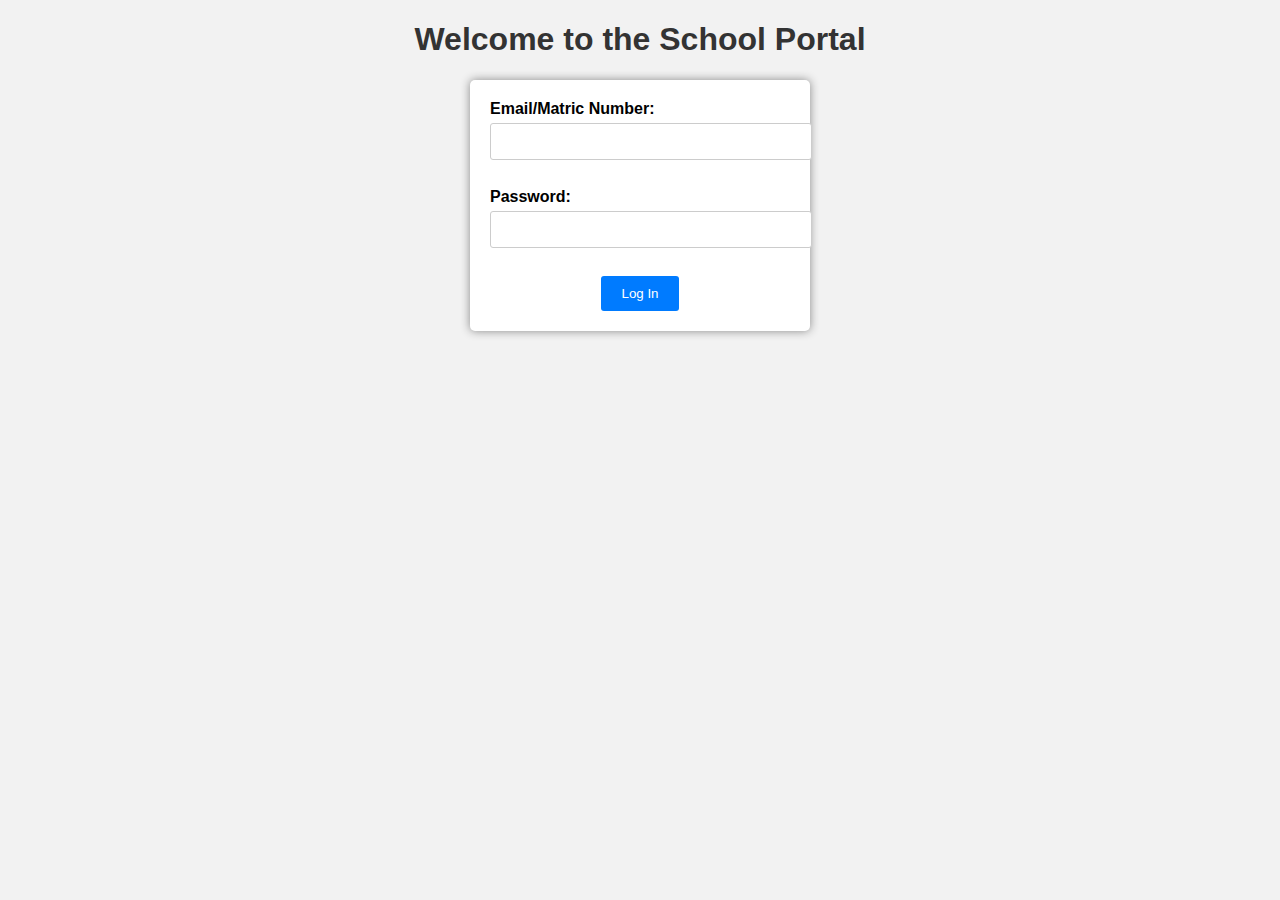
<file: src/About.html>
<!DOCTYPE html>
<html lang="">
<head>
    <title>School Portal Login</title>
    <style>
        body {
            font-family: Arial, sans-serif;
            background-color: #f2f2f2;
            text-align: center;
            margin: 0;
            padding: 0;
        }

        h1 {
            color: #333;
        }

        .login-form {
            background-color: #fff;
            border-radius: 5px;
            box-shadow: 0px 0px 10px 0px #888;
            width: 300px;
            margin: 0 auto;
            padding: 20px;
        }

        label {
            display: block;
            text-align: left;
            font-weight: bold;
            margin-bottom: 5px;
        }

        input[type="text"],
        input[type="password"] {
            width: 100%;
            padding: 10px;
            margin-bottom: 10px;
            border: 1px solid #ccc;
            border-radius: 3px;
        }

        input[type="submit"] {
            background-color: #007BFF;
            color: #fff;
            padding: 10px 20px;
            border: none;
            border-radius: 3px;
            cursor: pointer;
        }

        input[type="submit"]:hover {
            background-color: #0056b3;
        }
    </style>
</head>
<body>
<h1>Welcome to the School Portal</h1>
<div class="login-form">
    <form action="process_login.php" method="post">
        <label for="email_or_matric">Email/Matric Number:</label>
        <input type="text" id="email_or_matric" name="email_or_matric" required><br><br>

        <label for="password">Password:</label>
        <input type="password" id="password" name="password" required><br><br>

        <input type="submit" value="Log In">
    </form>
</div>
</body>
</html>
</file>
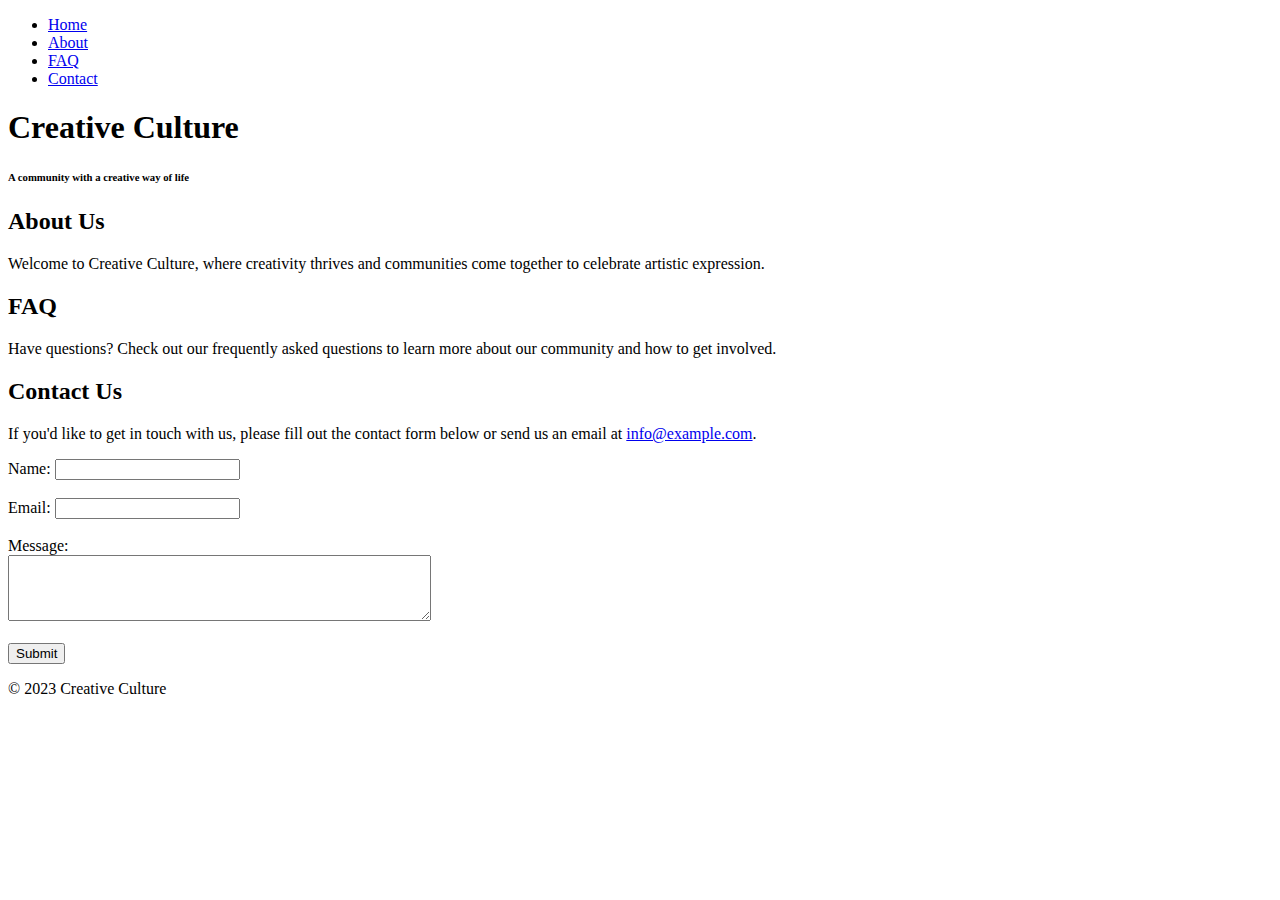
<file: src/sample.html>
<!DOCTYPE html>
<html lang="en">
<head>
    <meta charset="UTF-8">
    <title>My Web Page</title>
    <style>
        /* Your existing CSS styles here */
        body {
            background-color: white;
            background-image: url('https://images.unsplash.com/photo-1513031300226-c8fb12de9ade?ixlib=rb-1.2.1&ixid=eyJhcHBfaWQiOjEyMDd9&w=1000&q=80');
            background-repeat: no-repeat;
            background-size: 100%;
        }

        /* ... Your other styles ... */
    </style>
</head>
<body>
<header>
    <nav>
        <ul>
            <li><a href="index.html">Home</a></li>
            <li><a href="About.html">About</a></li>
            <li><a href="faq.html">FAQ</a></li>
            <li><a href="contact.html">Contact</a></li>
        </ul>
    </nav>
</header>

<div>
    <h1>Creative Culture</h1>
    <h6>A community with a creative way of life</h6>
</div>

<section>
    <h2>About Us</h2>
    <p>Welcome to Creative Culture, where creativity thrives and communities come together to celebrate artistic expression.</p>
</section>

<section>
    <h2>FAQ</h2>
    <p>Have questions? Check out our frequently asked questions to learn more about our community and how to get involved.</p>
</section>

<section>
    <h2>Contact Us</h2>
    <p>If you'd like to get in touch with us, please fill out the contact form below or send us an email at <a href="mailto:info@example.com">info@example.com</a>.</p>
    <form>
        <label for="name">Name:</label>
        <input type="text" id="name" name="name" required><br><br>
        <label for="email">Email:</label>
        <input type="email" id="email" name="email" required><br><br>
        <label for="message">Message:</label><br>
        <textarea id="message" name="message" rows="4" cols="50" required></textarea><br><br>
        <input type="submit" value="Submit">
    </form>
</section>

<footer>
    <p>&copy; 2023 Creative Culture</p>
</footer>
</body>
</html>
</file>
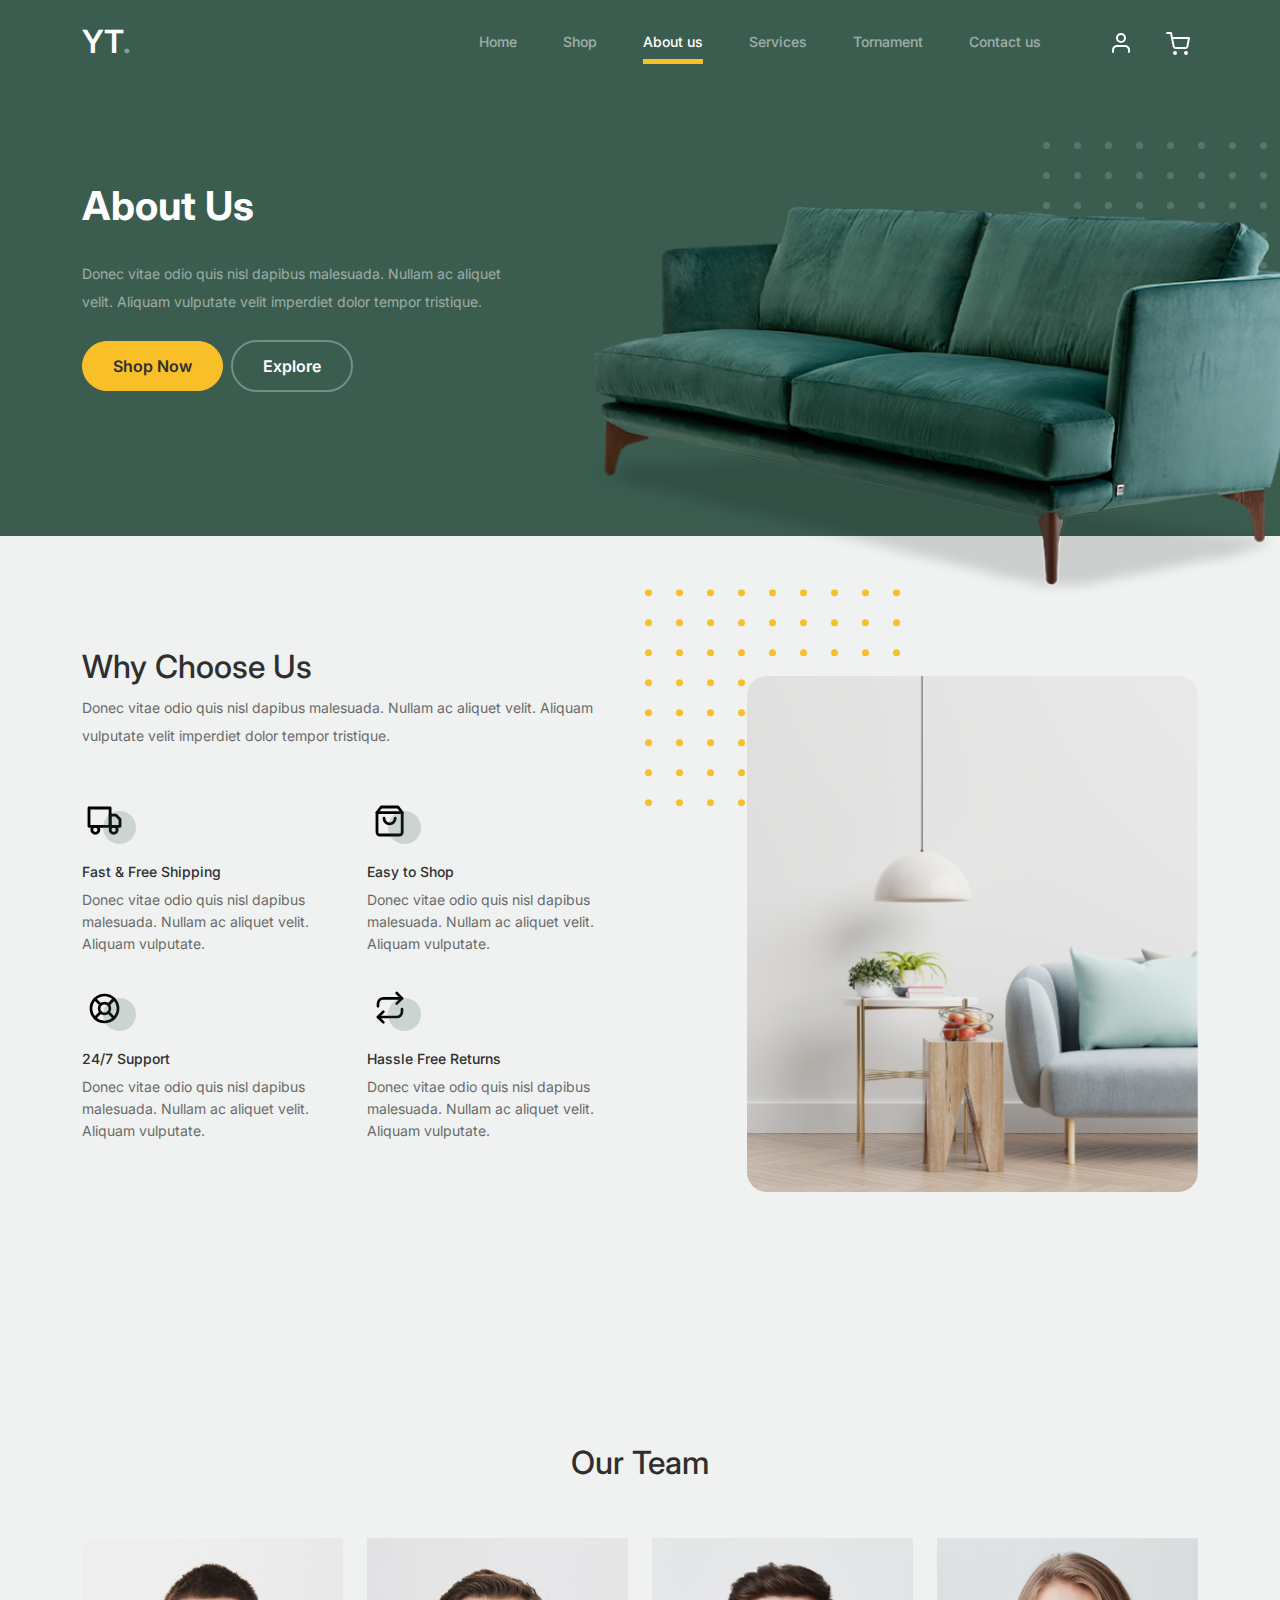
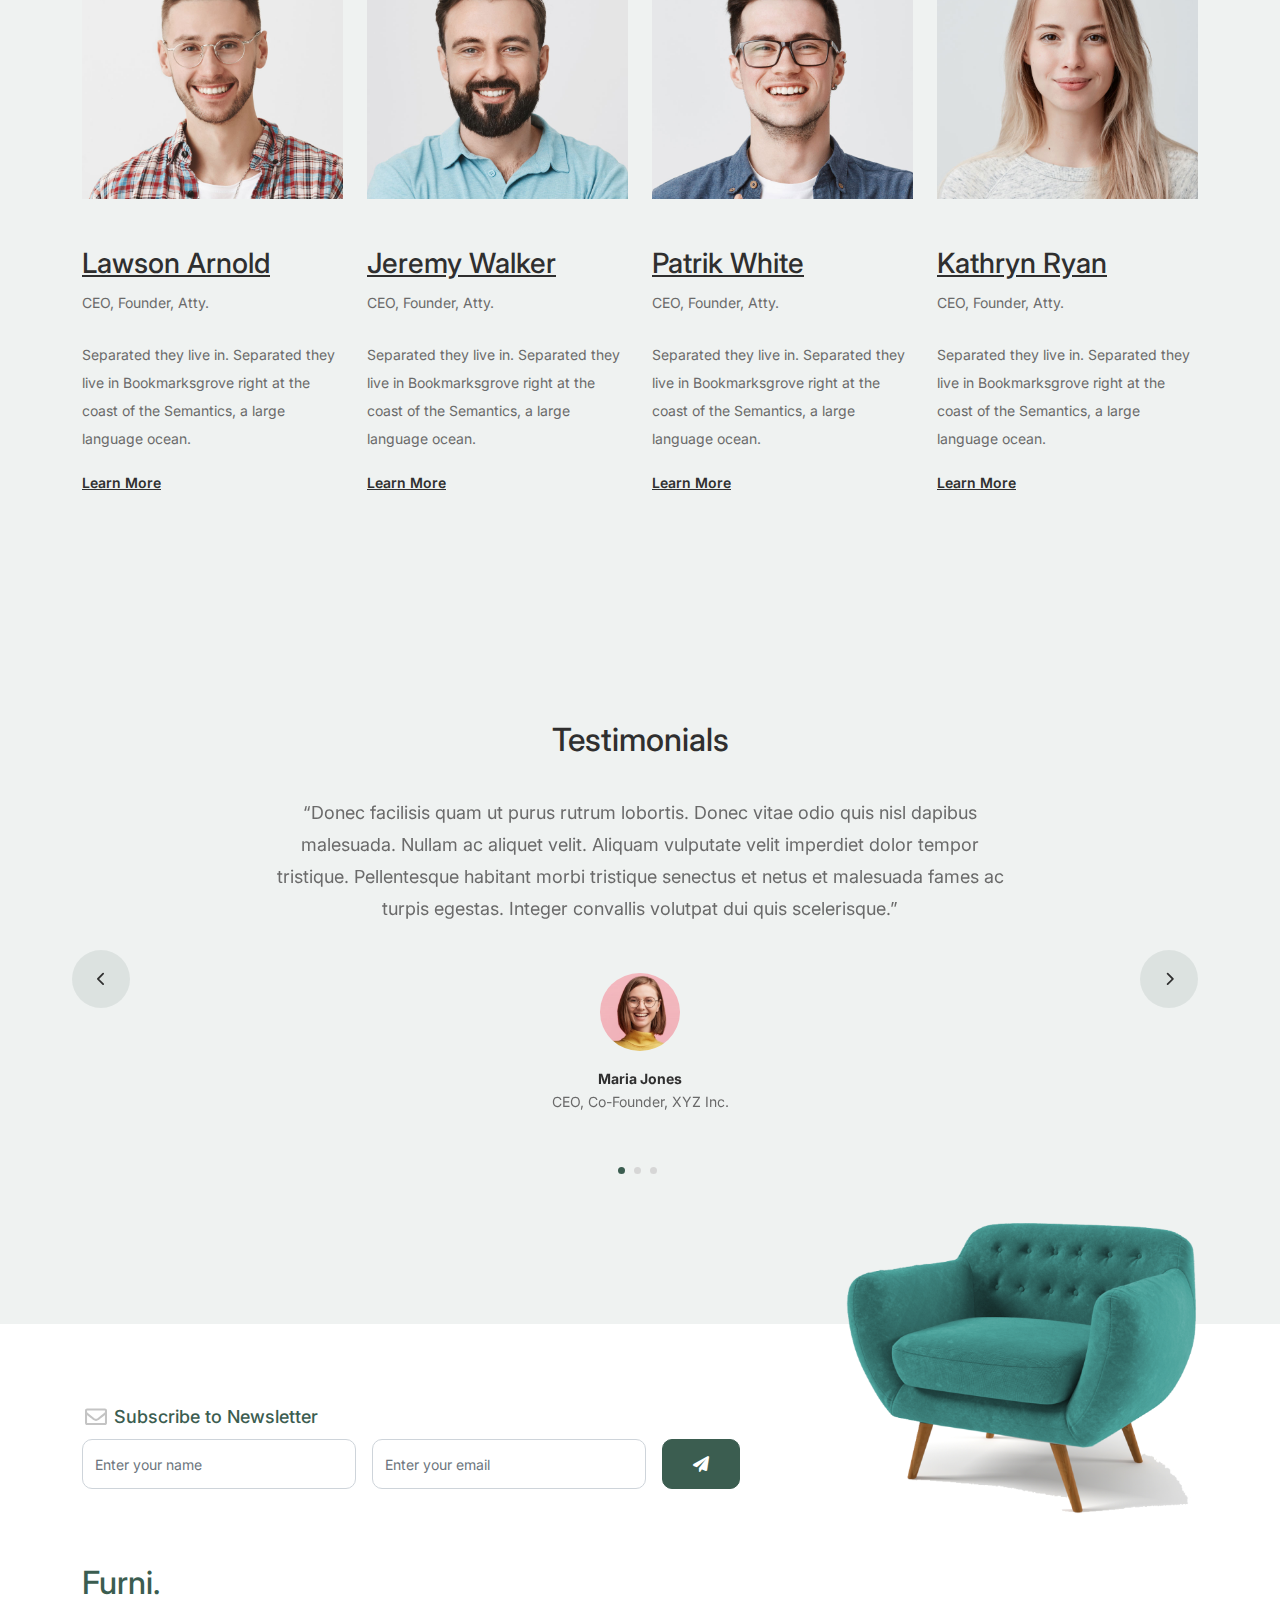
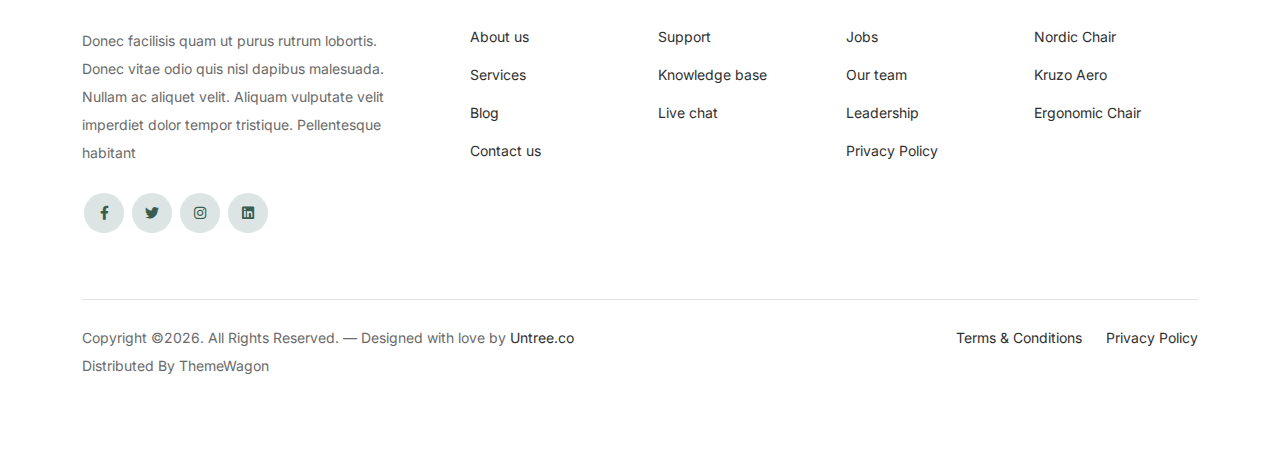
<file: src/oloye/about.html>
<!doctype html>
<html lang="en">
<head>
  <meta charset="utf-8">
  <meta name="viewport" content="width=device-width, initial-scale=1, shrink-to-fit=no">
  <meta name="author" content="Untree.co">
  <link rel="shortcut icon" href="favicon.png">

  <meta name="description" content="" />
  <meta name="keywords" content="bootstrap, bootstrap4" />

		<!-- Bootstrap CSS -->
		<link href="css/bootstrap.min.css" rel="stylesheet">
		<link href="https://cdnjs.cloudflare.com/ajax/libs/font-awesome/6.0.0-beta3/css/all.min.css" rel="stylesheet">
		<link href="css/tiny-slider.css" rel="stylesheet">
		<link href="css/style.css" rel="stylesheet">
		<title>Furni Free Bootstrap 5 Template for Furniture and Interior Design Websites by Untree.co </title>
	</head>

	<body>

		<!-- Start Header/Navigation -->
		<nav class="custom-navbar navbar navbar navbar-expand-md navbar-dark bg-dark" arial-label="Furni navigation bar">

			<div class="container">
				<a class="navbar-brand" href="index.html">YT<span>.</span></a>

				<button class="navbar-toggler" type="button" data-bs-toggle="collapse" data-bs-target="#navbarsFurni" aria-controls="navbarsFurni" aria-expanded="false" aria-label="Toggle navigation">
					<span class="navbar-toggler-icon"></span>
				</button>

				<div class="collapse navbar-collapse" id="navbarsFurni">
					<ul class="custom-navbar-nav navbar-nav ms-auto mb-2 mb-md-0">
						<li class="nav-item ">
							<a class="nav-link" href="index.html">Home</a>
						</li>
						<li><a class="nav-link" href="shop.html">Shop</a></li>
						<li class="active"><a class="nav-link" href="about.html">About us</a></li>
						<li><a class="nav-link" href="services.html">Services</a></li>
						<li><a class="nav-link" href="blog.html">Tornament</a></li>
						<li><a class="nav-link" href="contact.html">Contact us</a></li>
					</ul>

					<ul class="custom-navbar-cta navbar-nav mb-2 mb-md-0 ms-5">
						<li><a class="nav-link" href="#"><img src="images/user.svg"></a></li>
						<li><a class="nav-link" href="cart.html"><img src="images/cart.svg"></a></li>
					</ul>
				</div>
			</div>
				
		</nav>
		<!-- End Header/Navigation -->

		<!-- Start Hero Section -->
			<div class="hero">
				<div class="container">
					<div class="row justify-content-between">
						<div class="col-lg-5">
							<div class="intro-excerpt">
								<h1>About Us</h1>
								<p class="mb-4">Donec vitae odio quis nisl dapibus malesuada. Nullam ac aliquet velit. Aliquam vulputate velit imperdiet dolor tempor tristique.</p>
								<p><a href="" class="btn btn-secondary me-2">Shop Now</a><a href="#" class="btn btn-white-outline">Explore</a></p>
							</div>
						</div>
						<div class="col-lg-7">
							<div class="hero-img-wrap">
								<img src="images/couch.png" class="img-fluid">
							</div>
						</div>
					</div>
				</div>
			</div>
		<!-- End Hero Section -->

		

		<!-- Start Why Choose Us Section -->
		<div class="why-choose-section">
			<div class="container">
				<div class="row justify-content-between align-items-center">
					<div class="col-lg-6">
						<h2 class="section-title">Why Choose Us</h2>
						<p>Donec vitae odio quis nisl dapibus malesuada. Nullam ac aliquet velit. Aliquam vulputate velit imperdiet dolor tempor tristique.</p>

						<div class="row my-5">
							<div class="col-6 col-md-6">
								<div class="feature">
									<div class="icon">
										<img src="images/truck.svg" alt="Image" class="imf-fluid">
									</div>
									<h3>Fast &amp; Free Shipping</h3>
									<p>Donec vitae odio quis nisl dapibus malesuada. Nullam ac aliquet velit. Aliquam vulputate.</p>
								</div>
							</div>

							<div class="col-6 col-md-6">
								<div class="feature">
									<div class="icon">
										<img src="images/bag.svg" alt="Image" class="imf-fluid">
									</div>
									<h3>Easy to Shop</h3>
									<p>Donec vitae odio quis nisl dapibus malesuada. Nullam ac aliquet velit. Aliquam vulputate.</p>
								</div>
							</div>

							<div class="col-6 col-md-6">
								<div class="feature">
									<div class="icon">
										<img src="images/support.svg" alt="Image" class="imf-fluid">
									</div>
									<h3>24/7 Support</h3>
									<p>Donec vitae odio quis nisl dapibus malesuada. Nullam ac aliquet velit. Aliquam vulputate.</p>
								</div>
							</div>

							<div class="col-6 col-md-6">
								<div class="feature">
									<div class="icon">
										<img src="images/return.svg" alt="Image" class="imf-fluid">
									</div>
									<h3>Hassle Free Returns</h3>
									<p>Donec vitae odio quis nisl dapibus malesuada. Nullam ac aliquet velit. Aliquam vulputate.</p>
								</div>
							</div>

						</div>
					</div>

					<div class="col-lg-5">
						<div class="img-wrap">
							<img src="images/why-choose-us-img.jpg" alt="Image" class="img-fluid">
						</div>
					</div>

				</div>
			</div>
		</div>
		<!-- End Why Choose Us Section -->

		<!-- Start Team Section -->
		<div class="untree_co-section">
			<div class="container">

				<div class="row mb-5">
					<div class="col-lg-5 mx-auto text-center">
						<h2 class="section-title">Our Team</h2>
					</div>
				</div>

				<div class="row">

					<!-- Start Column 1 -->
					<div class="col-12 col-md-6 col-lg-3 mb-5 mb-md-0">
						<img src="images/person_1.jpg" class="img-fluid mb-5">
						<h3 class><a href="#"><span class="">Lawson</span> Arnold</a></h3>
            <span class="d-block position mb-4">CEO, Founder, Atty.</span>
            <p>Separated they live in.
            Separated they live in Bookmarksgrove right at the coast of the Semantics, a large language ocean.</p>
            <p class="mb-0"><a href="#" class="more dark">Learn More <span class="icon-arrow_forward"></span></a></p>
					</div> 
					<!-- End Column 1 -->

					<!-- Start Column 2 -->
					<div class="col-12 col-md-6 col-lg-3 mb-5 mb-md-0">
						<img src="images/person_2.jpg" class="img-fluid mb-5">

						<h3 clas><a href="#"><span class="">Jeremy</span> Walker</a></h3>
            <span class="d-block position mb-4">CEO, Founder, Atty.</span>
            <p>Separated they live in.
            Separated they live in Bookmarksgrove right at the coast of the Semantics, a large language ocean.</p>
            <p class="mb-0"><a href="#" class="more dark">Learn More <span class="icon-arrow_forward"></span></a></p>

					</div> 
					<!-- End Column 2 -->

					<!-- Start Column 3 -->
					<div class="col-12 col-md-6 col-lg-3 mb-5 mb-md-0">
						<img src="images/person_3.jpg" class="img-fluid mb-5">
						<h3 clas><a href="#"><span class="">Patrik</span> White</a></h3>
            <span class="d-block position mb-4">CEO, Founder, Atty.</span>
            <p>Separated they live in.
            Separated they live in Bookmarksgrove right at the coast of the Semantics, a large language ocean.</p>
            <p class="mb-0"><a href="#" class="more dark">Learn More <span class="icon-arrow_forward"></span></a></p>
					</div> 
					<!-- End Column 3 -->

					<!-- Start Column 4 -->
					<div class="col-12 col-md-6 col-lg-3 mb-5 mb-md-0">
						<img src="images/person_4.jpg" class="img-fluid mb-5">

						<h3 clas><a href="#"><span class="">Kathryn</span> Ryan</a></h3>
            <span class="d-block position mb-4">CEO, Founder, Atty.</span>
            <p>Separated they live in.
            Separated they live in Bookmarksgrove right at the coast of the Semantics, a large language ocean.</p>
            <p class="mb-0"><a href="#" class="more dark">Learn More <span class="icon-arrow_forward"></span></a></p>

          
					</div> 
					<!-- End Column 4 -->

					

				</div>
			</div>
		</div>
		<!-- End Team Section -->

		

		<!-- Start Testimonial Slider -->
		<div class="testimonial-section before-footer-section">
			<div class="container">
				<div class="row">
					<div class="col-lg-7 mx-auto text-center">
						<h2 class="section-title">Testimonials</h2>
					</div>
				</div>

				<div class="row justify-content-center">
					<div class="col-lg-12">
						<div class="testimonial-slider-wrap text-center">

							<div id="testimonial-nav">
								<span class="prev" data-controls="prev"><span class="fa fa-chevron-left"></span></span>
								<span class="next" data-controls="next"><span class="fa fa-chevron-right"></span></span>
							</div>

							<div class="testimonial-slider">
								
								<div class="item">
									<div class="row justify-content-center">
										<div class="col-lg-8 mx-auto">

											<div class="testimonial-block text-center">
												<blockquote class="mb-5">
													<p>&ldquo;Donec facilisis quam ut purus rutrum lobortis. Donec vitae odio quis nisl dapibus malesuada. Nullam ac aliquet velit. Aliquam vulputate velit imperdiet dolor tempor tristique. Pellentesque habitant morbi tristique senectus et netus et malesuada fames ac turpis egestas. Integer convallis volutpat dui quis scelerisque.&rdquo;</p>
												</blockquote>

												<div class="author-info">
													<div class="author-pic">
														<img src="images/person-1.png" alt="Maria Jones" class="img-fluid">
													</div>
													<h3 class="font-weight-bold">Maria Jones</h3>
													<span class="position d-block mb-3">CEO, Co-Founder, XYZ Inc.</span>
												</div>
											</div>

										</div>
									</div>
								</div> 
								<!-- END item -->

								<div class="item">
									<div class="row justify-content-center">
										<div class="col-lg-8 mx-auto">

											<div class="testimonial-block text-center">
												<blockquote class="mb-5">
													<p>&ldquo;Donec facilisis quam ut purus rutrum lobortis. Donec vitae odio quis nisl dapibus malesuada. Nullam ac aliquet velit. Aliquam vulputate velit imperdiet dolor tempor tristique. Pellentesque habitant morbi tristique senectus et netus et malesuada fames ac turpis egestas. Integer convallis volutpat dui quis scelerisque.&rdquo;</p>
												</blockquote>

												<div class="author-info">
													<div class="author-pic">
														<img src="images/person-1.png" alt="Maria Jones" class="img-fluid">
													</div>
													<h3 class="font-weight-bold">Maria Jones</h3>
													<span class="position d-block mb-3">CEO, Co-Founder, XYZ Inc.</span>
												</div>
											</div>

										</div>
									</div>
								</div> 
								<!-- END item -->

								<div class="item">
									<div class="row justify-content-center">
										<div class="col-lg-8 mx-auto">

											<div class="testimonial-block text-center">
												<blockquote class="mb-5">
													<p>&ldquo;Donec facilisis quam ut purus rutrum lobortis. Donec vitae odio quis nisl dapibus malesuada. Nullam ac aliquet velit. Aliquam vulputate velit imperdiet dolor tempor tristique. Pellentesque habitant morbi tristique senectus et netus et malesuada fames ac turpis egestas. Integer convallis volutpat dui quis scelerisque.&rdquo;</p>
												</blockquote>

												<div class="author-info">
													<div class="author-pic">
														<img src="images/person-1.png" alt="Maria Jones" class="img-fluid">
													</div>
													<h3 class="font-weight-bold">Maria Jones</h3>
													<span class="position d-block mb-3">CEO, Co-Founder, XYZ Inc.</span>
												</div>
											</div>

										</div>
									</div>
								</div> 
								<!-- END item -->

							</div>

						</div>
					</div>
				</div>
			</div>
		</div>
		<!-- End Testimonial Slider -->

		

		<!-- Start Footer Section -->
		<footer class="footer-section">
			<div class="container relative">

				<div class="sofa-img">
					<img src="images/sofa.png" alt="Image" class="img-fluid">
				</div>

				<div class="row">
					<div class="col-lg-8">
						<div class="subscription-form">
							<h3 class="d-flex align-items-center"><span class="me-1"><img src="images/envelope-outline.svg" alt="Image" class="img-fluid"></span><span>Subscribe to Newsletter</span></h3>

							<form action="#" class="row g-3">
								<div class="col-auto">
									<input type="text" class="form-control" placeholder="Enter your name">
								</div>
								<div class="col-auto">
									<input type="email" class="form-control" placeholder="Enter your email">
								</div>
								<div class="col-auto">
									<button class="btn btn-primary">
										<span class="fa fa-paper-plane"></span>
									</button>
								</div>
							</form>

						</div>
					</div>
				</div>

				<div class="row g-5 mb-5">
					<div class="col-lg-4">
						<div class="mb-4 footer-logo-wrap"><a href="#" class="footer-logo">Furni<span>.</span></a></div>
						<p class="mb-4">Donec facilisis quam ut purus rutrum lobortis. Donec vitae odio quis nisl dapibus malesuada. Nullam ac aliquet velit. Aliquam vulputate velit imperdiet dolor tempor tristique. Pellentesque habitant</p>

						<ul class="list-unstyled custom-social">
							<li><a href="#"><span class="fa fa-brands fa-facebook-f"></span></a></li>
							<li><a href="#"><span class="fa fa-brands fa-twitter"></span></a></li>
							<li><a href="#"><span class="fa fa-brands fa-instagram"></span></a></li>
							<li><a href="#"><span class="fa fa-brands fa-linkedin"></span></a></li>
						</ul>
					</div>

					<div class="col-lg-8">
						<div class="row links-wrap">
							<div class="col-6 col-sm-6 col-md-3">
								<ul class="list-unstyled">
									<li><a href="#">About us</a></li>
									<li><a href="#">Services</a></li>
									<li><a href="#">Blog</a></li>
									<li><a href="#">Contact us</a></li>
								</ul>
							</div>

							<div class="col-6 col-sm-6 col-md-3">
								<ul class="list-unstyled">
									<li><a href="#">Support</a></li>
									<li><a href="#">Knowledge base</a></li>
									<li><a href="#">Live chat</a></li>
								</ul>
							</div>

							<div class="col-6 col-sm-6 col-md-3">
								<ul class="list-unstyled">
									<li><a href="#">Jobs</a></li>
									<li><a href="#">Our team</a></li>
									<li><a href="#">Leadership</a></li>
									<li><a href="#">Privacy Policy</a></li>
								</ul>
							</div>

							<div class="col-6 col-sm-6 col-md-3">
								<ul class="list-unstyled">
									<li><a href="#">Nordic Chair</a></li>
									<li><a href="#">Kruzo Aero</a></li>
									<li><a href="#">Ergonomic Chair</a></li>
								</ul>
							</div>
						</div>
					</div>

				</div>

				<div class="border-top copyright">
					<div class="row pt-4">
						<div class="col-lg-6">
							<p class="mb-2 text-center text-lg-start">Copyright &copy;<script>document.write(new Date().getFullYear());</script>. All Rights Reserved. &mdash; Designed with love by <a href="https://untree.co">Untree.co</a> Distributed By <a hreff="https://themewagon.com">ThemeWagon</a>  <!-- License information: https://untree.co/license/ -->
            </p>
						</div>

						<div class="col-lg-6 text-center text-lg-end">
							<ul class="list-unstyled d-inline-flex ms-auto">
								<li class="me-4"><a href="#">Terms &amp; Conditions</a></li>
								<li><a href="#">Privacy Policy</a></li>
							</ul>
						</div>

					</div>
				</div>

			</div>
		</footer>
		<!-- End Footer Section -->	


		<script src="js/bootstrap.bundle.min.js"></script>
		<script src="js/tiny-slider.js"></script>
		<script src="js/custom.js"></script>
	</body>

</html>
</file>
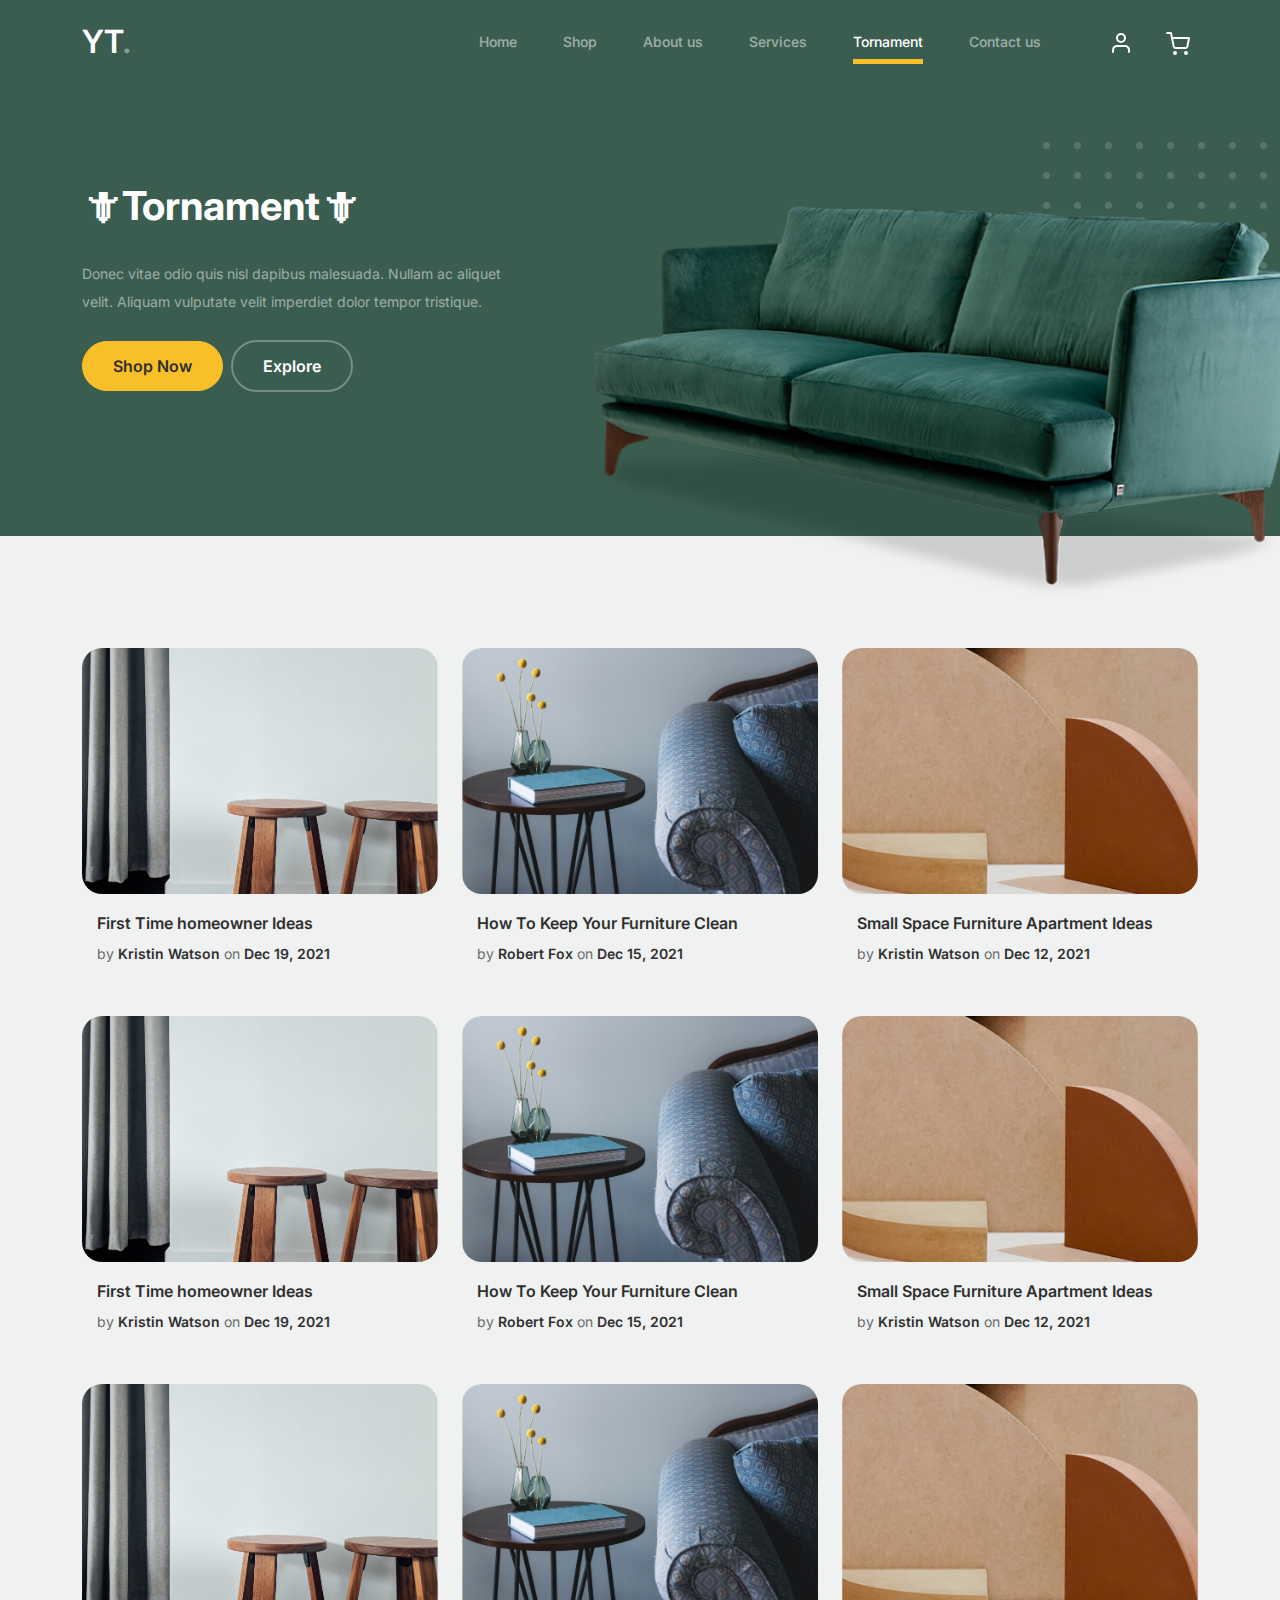
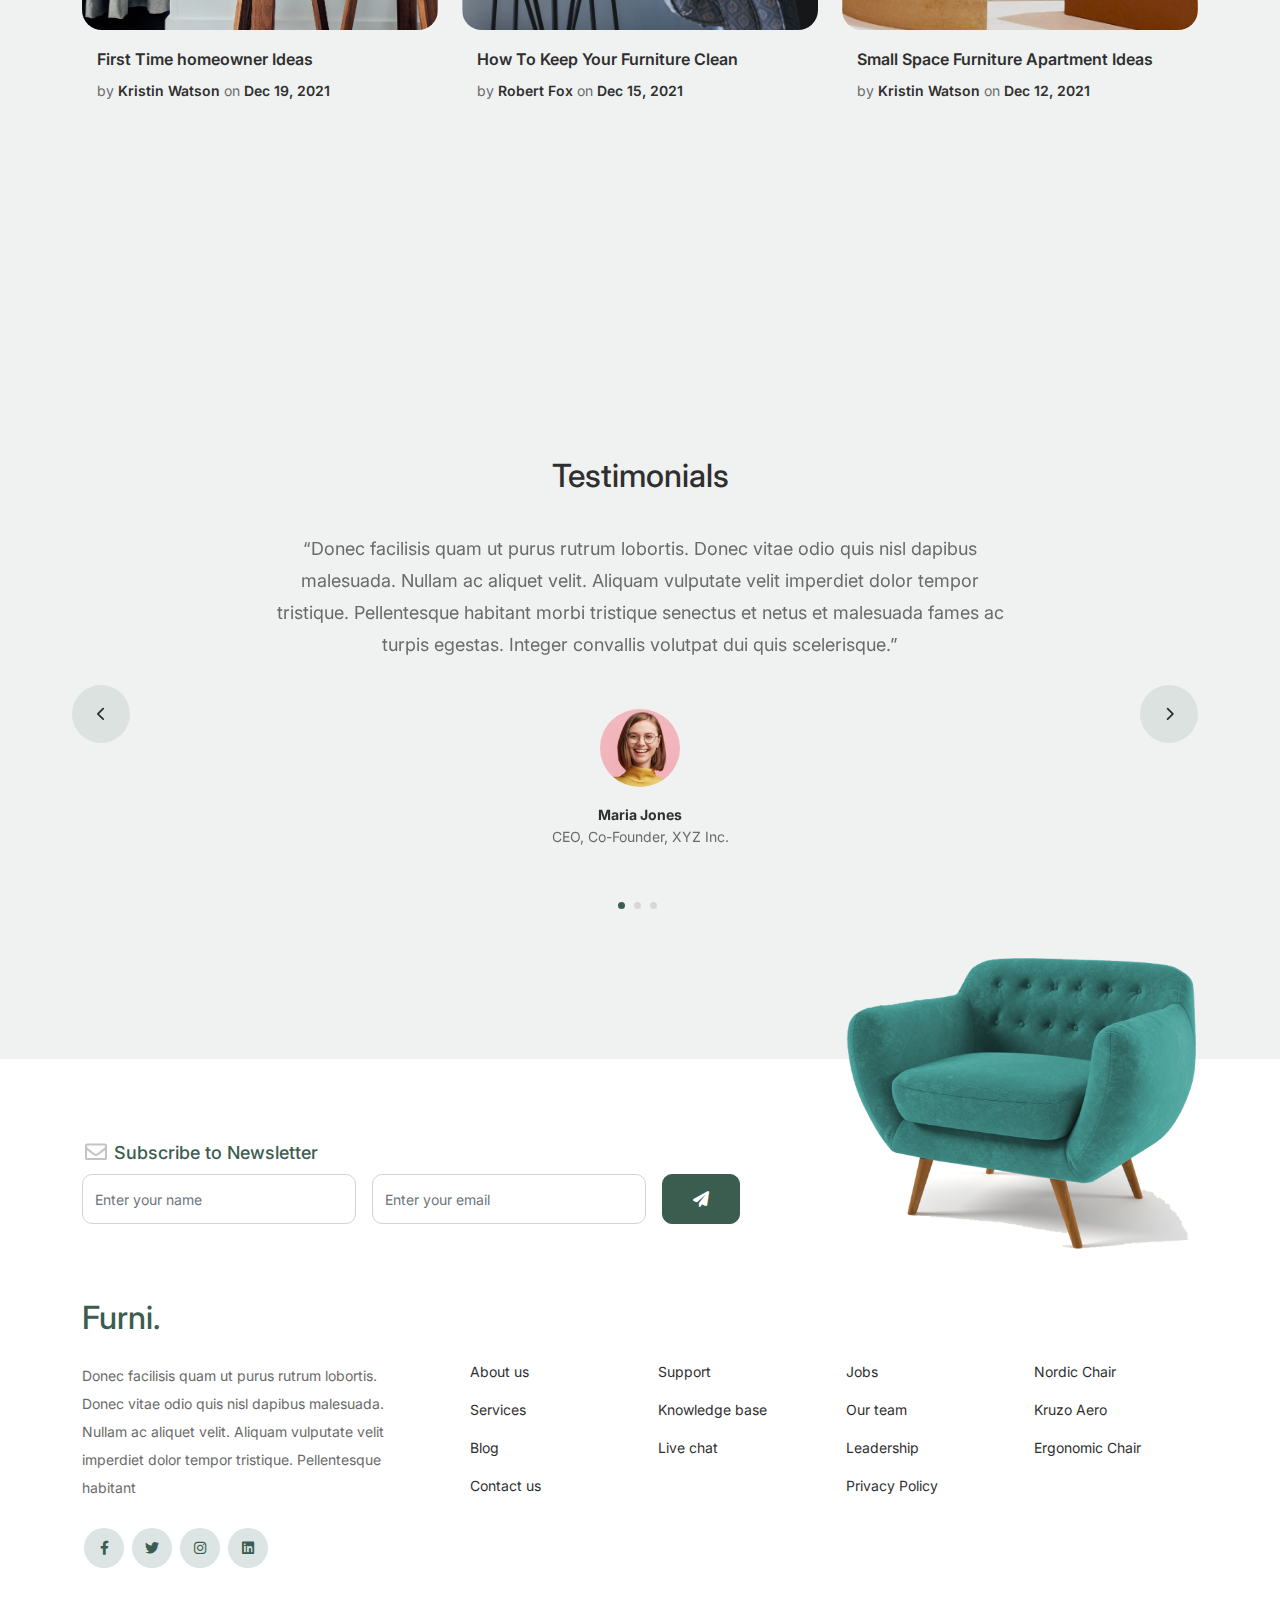
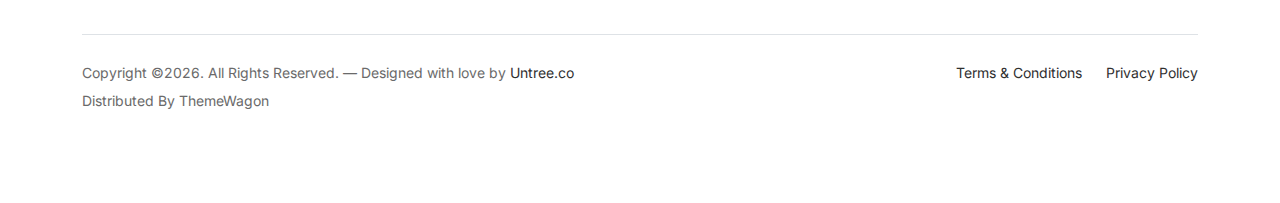
<file: src/oloye/blog.html>
<!doctype html>
<html lang="en">
<head>
  <meta charset="utf-8">
  <meta name="viewport" content="width=device-width, initial-scale=1, shrink-to-fit=no">
  <meta name="author" content="Untree.co">
  <link rel="shortcut icon" href="favicon.png">

  <meta name="description" content="" />
  <meta name="keywords" content="bootstrap, bootstrap4" />

		<!-- Bootstrap CSS -->
		<link href="css/bootstrap.min.css" rel="stylesheet">
		<link href="https://cdnjs.cloudflare.com/ajax/libs/font-awesome/6.0.0-beta3/css/all.min.css" rel="stylesheet">
		<link href="css/tiny-slider.css" rel="stylesheet">
		<link href="css/style.css" rel="stylesheet">
		<title>Furni Free Bootstrap 5 Template for Furniture and Interior Design Websites by Untree.co </title>
	</head>

	<body>

		<!-- Start Header/Navigation -->
		<nav class="custom-navbar navbar navbar navbar-expand-md navbar-dark bg-dark" arial-label="Furni navigation bar">

			<div class="container">
				<a class="navbar-brand" href="index.html">YT<span>.</span></a>

				<button class="navbar-toggler" type="button" data-bs-toggle="collapse" data-bs-target="#navbarsFurni" aria-controls="navbarsFurni" aria-expanded="false" aria-label="Toggle navigation">
					<span class="navbar-toggler-icon"></span>
				</button>

				<div class="collapse navbar-collapse" id="navbarsFurni">
					<ul class="custom-navbar-nav navbar-nav ms-auto mb-2 mb-md-0">
						<li class="nav-item">
							<a class="nav-link" href="index.html">Home</a>
						</li>
						<li><a class="nav-link" href="shop.html">Shop</a></li>
						<li><a class="nav-link" href="about.html">About us</a></li>
						<li><a class="nav-link" href="services.html">Services</a></li>
						<li class="active"><a class="nav-link" href="blog.html">Tornament</a></li>
						<li><a class="nav-link" href="contact.html">Contact us</a></li>
					</ul>

					<ul class="custom-navbar-cta navbar-nav mb-2 mb-md-0 ms-5">
						<li><a class="nav-link" href="#"><img src="images/user.svg"></a></li>
						<li><a class="nav-link" href="cart.html"><img src="images/cart.svg"></a></li>
					</ul>
				</div>
			</div>
				
		</nav>
		<!-- End Header/Navigation -->

		<!-- Start Hero Section -->
			<div class="hero">
				<div class="container">
					<div class="row justify-content-between">
						<div class="col-lg-5">
							<div class="intro-excerpt">
								<h1>🗡Tornament🗡</h1>
								<p class="mb-4">Donec vitae odio quis nisl dapibus malesuada. Nullam ac aliquet velit. Aliquam vulputate velit imperdiet dolor tempor tristique.</p>
								<p><a href="" class="btn btn-secondary me-2">Shop Now</a><a href="#" class="btn btn-white-outline">Explore</a></p>
							</div>
						</div>
						<div class="col-lg-7">
							<div class="hero-img-wrap">
								<img src="images/couch.png" class="img-fluid">
							</div>
						</div>
					</div>
				</div>
			</div>
		<!-- End Hero Section -->

		

		<!-- Start Blog Section -->
		<div class="blog-section">
			<div class="container">
				
				<div class="row">

					<div class="col-12 col-sm-6 col-md-4 mb-5">
						<div class="post-entry">
							<a href="https://www.tiktok.com/@olah172?_t=8gpPGryPfR0&_r=1" class="post-thumbnail"><img src="images/post-1.jpg" alt="Image" class="img-fluid"></a>
							<div class="post-content-entry">
								<h3><a href="https://www.tiktok.com/@olah172?_t=8gpPGryPfR0&_r=1">First Time homeowner Ideas</a></h3>
								<div class="meta">
									<span>by <a href="https://www.tiktok.com/@olah172?_t=8gpPGryPfR0&_r=1">Kristin Watson</a></span> <span>on <a href="https://www.tiktok.com/@olah172?_t=8gpPGryPfR0&_r=1">Dec 19, 2021</a></span>
								</div>
							</div>
						</div>
					</div>

					<div class="col-12 col-sm-6 col-md-4 mb-5">
						<div class="post-entry">
							<a href="#" class="post-thumbnail"><img src="images/post-2.jpg" alt="Image" class="img-fluid"></a>
							<div class="post-content-entry">
								<h3><a href="#">How To Keep Your Furniture Clean</a></h3>
								<div class="meta">
									<span>by <a href="#">Robert Fox</a></span> <span>on <a href="#">Dec 15, 2021</a></span>
								</div>
							</div>
						</div>
					</div>

					<div class="col-12 col-sm-6 col-md-4 mb-5">
						<div class="post-entry">
							<a href="#" class="post-thumbnail"><img src="images/post-3.jpg" alt="Image" class="img-fluid"></a>
							<div class="post-content-entry">
								<h3><a href="#">Small Space Furniture Apartment Ideas</a></h3>
								<div class="meta">
									<span>by <a href="#">Kristin Watson</a></span> <span>on <a href="#">Dec 12, 2021</a></span>
								</div>
							</div>
						</div>
					</div>

					<div class="col-12 col-sm-6 col-md-4 mb-5">
						<div class="post-entry">
							<a href="#" class="post-thumbnail"><img src="images/post-1.jpg" alt="Image" class="img-fluid"></a>
							<div class="post-content-entry">
								<h3><a href="#">First Time homeowner Ideas</a></h3>
								<div class="meta">
									<span>by <a href="#">Kristin Watson</a></span> <span>on <a href="#">Dec 19, 2021</a></span>
								</div>
							</div>
						</div>
					</div>

					<div class="col-12 col-sm-6 col-md-4 mb-5">
						<div class="post-entry">
							<a href="#" class="post-thumbnail"><img src="images/post-2.jpg" alt="Image" class="img-fluid"></a>
							<div class="post-content-entry">
								<h3><a href="#">How To Keep Your Furniture Clean</a></h3>
								<div class="meta">
									<span>by <a href="#">Robert Fox</a></span> <span>on <a href="#">Dec 15, 2021</a></span>
								</div>
							</div>
						</div>
					</div>

					<div class="col-12 col-sm-6 col-md-4 mb-5">
						<div class="post-entry">
							<a href="#" class="post-thumbnail"><img src="images/post-3.jpg" alt="Image" class="img-fluid"></a>
							<div class="post-content-entry">
								<h3><a href="#">Small Space Furniture Apartment Ideas</a></h3>
								<div class="meta">
									<span>by <a href="#">Kristin Watson</a></span> <span>on <a href="#">Dec 12, 2021</a></span>
								</div>
							</div>
						</div>
					</div>

					<div class="col-12 col-sm-6 col-md-4 mb-5">
						<div class="post-entry">
							<a href="#" class="post-thumbnail"><img src="images/post-1.jpg" alt="Image" class="img-fluid"></a>
							<div class="post-content-entry">
								<h3><a href="#">First Time homeowner Ideas</a></h3>
								<div class="meta">
									<span>by <a href="#">Kristin Watson</a></span> <span>on <a href="#">Dec 19, 2021</a></span>
								</div>
							</div>
						</div>
					</div>

					<div class="col-12 col-sm-6 col-md-4 mb-5">
						<div class="post-entry">
							<a href="#" class="post-thumbnail"><img src="images/post-2.jpg" alt="Image" class="img-fluid"></a>
							<div class="post-content-entry">
								<h3><a href="#">How To Keep Your Furniture Clean</a></h3>
								<div class="meta">
									<span>by <a href="#">Robert Fox</a></span> <span>on <a href="#">Dec 15, 2021</a></span>
								</div>
							</div>
						</div>
					</div>

					<div class="col-12 col-sm-6 col-md-4 mb-5">
						<div class="post-entry">
							<a href="#" class="post-thumbnail"><img src="images/post-3.jpg" alt="Image" class="img-fluid"></a>
							<div class="post-content-entry">
								<h3><a href="#">Small Space Furniture Apartment Ideas</a></h3>
								<div class="meta">
									<span>by <a href="#">Kristin Watson</a></span> <span>on <a href="#">Dec 12, 2021</a></span>
								</div>
							</div>
						</div>
					</div>

				</div>
			</div>
		</div>
		<!-- End Blog Section -->	

		

		<!-- Start Testimonial Slider -->
		<div class="testimonial-section before-footer-section">
			<div class="container">
				<div class="row">
					<div class="col-lg-7 mx-auto text-center">
						<h2 class="section-title">Testimonials</h2>
					</div>
				</div>

				<div class="row justify-content-center">
					<div class="col-lg-12">
						<div class="testimonial-slider-wrap text-center">

							<div id="testimonial-nav">
								<span class="prev" data-controls="prev"><span class="fa fa-chevron-left"></span></span>
								<span class="next" data-controls="next"><span class="fa fa-chevron-right"></span></span>
							</div>

							<div class="testimonial-slider">
								
								<div class="item">
									<div class="row justify-content-center">
										<div class="col-lg-8 mx-auto">

											<div class="testimonial-block text-center">
												<blockquote class="mb-5">
													<p>&ldquo;Donec facilisis quam ut purus rutrum lobortis. Donec vitae odio quis nisl dapibus malesuada. Nullam ac aliquet velit. Aliquam vulputate velit imperdiet dolor tempor tristique. Pellentesque habitant morbi tristique senectus et netus et malesuada fames ac turpis egestas. Integer convallis volutpat dui quis scelerisque.&rdquo;</p>
												</blockquote>

												<div class="author-info">
													<div class="author-pic">
														<img src="images/person-1.png" alt="Maria Jones" class="img-fluid">
													</div>
													<h3 class="font-weight-bold">Maria Jones</h3>
													<span class="position d-block mb-3">CEO, Co-Founder, XYZ Inc.</span>
												</div>
											</div>

										</div>
									</div>
								</div> 
								<!-- END item -->

								<div class="item">
									<div class="row justify-content-center">
										<div class="col-lg-8 mx-auto">

											<div class="testimonial-block text-center">
												<blockquote class="mb-5">
													<p>&ldquo;Donec facilisis quam ut purus rutrum lobortis. Donec vitae odio quis nisl dapibus malesuada. Nullam ac aliquet velit. Aliquam vulputate velit imperdiet dolor tempor tristique. Pellentesque habitant morbi tristique senectus et netus et malesuada fames ac turpis egestas. Integer convallis volutpat dui quis scelerisque.&rdquo;</p>
												</blockquote>

												<div class="author-info">
													<div class="author-pic">
														<img src="images/person-1.png" alt="Maria Jones" class="img-fluid">
													</div>
													<h3 class="font-weight-bold">Maria Jones</h3>
													<span class="position d-block mb-3">CEO, Co-Founder, XYZ Inc.</span>
												</div>
											</div>

										</div>
									</div>
								</div> 
								<!-- END item -->

								<div class="item">
									<div class="row justify-content-center">
										<div class="col-lg-8 mx-auto">

											<div class="testimonial-block text-center">
												<blockquote class="mb-5">
													<p>&ldquo;Donec facilisis quam ut purus rutrum lobortis. Donec vitae odio quis nisl dapibus malesuada. Nullam ac aliquet velit. Aliquam vulputate velit imperdiet dolor tempor tristique. Pellentesque habitant morbi tristique senectus et netus et malesuada fames ac turpis egestas. Integer convallis volutpat dui quis scelerisque.&rdquo;</p>
												</blockquote>

												<div class="author-info">
													<div class="author-pic">
														<img src="images/person-1.png" alt="Maria Jones" class="img-fluid">
													</div>
													<h3 class="font-weight-bold">Maria Jones</h3>
													<span class="position d-block mb-3">CEO, Co-Founder, XYZ Inc.</span>
												</div>
											</div>

										</div>
									</div>
								</div> 
								<!-- END item -->

							</div>

						</div>
					</div>
				</div>
			</div>
		</div>
		<!-- End Testimonial Slider -->

		

		<!-- Start Footer Section -->
		<footer class="footer-section">
			<div class="container relative">

				<div class="sofa-img">
					<img src="images/sofa.png" alt="Image" class="img-fluid">
				</div>

				<div class="row">
					<div class="col-lg-8">
						<div class="subscription-form">
							<h3 class="d-flex align-items-center"><span class="me-1"><img src="images/envelope-outline.svg" alt="Image" class="img-fluid"></span><span>Subscribe to Newsletter</span></h3>

							<form action="#" class="row g-3">
								<div class="col-auto">
									<input type="text" class="form-control" placeholder="Enter your name">
								</div>
								<div class="col-auto">
									<input type="email" class="form-control" placeholder="Enter your email">
								</div>
								<div class="col-auto">
									<button class="btn btn-primary">
										<span class="fa fa-paper-plane"></span>
									</button>
								</div>
							</form>

						</div>
					</div>
				</div>

				<div class="row g-5 mb-5">
					<div class="col-lg-4">
						<div class="mb-4 footer-logo-wrap"><a href="#" class="footer-logo">Furni<span>.</span></a></div>
						<p class="mb-4">Donec facilisis quam ut purus rutrum lobortis. Donec vitae odio quis nisl dapibus malesuada. Nullam ac aliquet velit. Aliquam vulputate velit imperdiet dolor tempor tristique. Pellentesque habitant</p>

						<ul class="list-unstyled custom-social">
							<li><a href="#"><span class="fa fa-brands fa-facebook-f"></span></a></li>
							<li><a href="#"><span class="fa fa-brands fa-twitter"></span></a></li>
							<li><a href="#"><span class="fa fa-brands fa-instagram"></span></a></li>
							<li><a href="#"><span class="fa fa-brands fa-linkedin"></span></a></li>
						</ul>
					</div>

					<div class="col-lg-8">
						<div class="row links-wrap">
							<div class="col-6 col-sm-6 col-md-3">
								<ul class="list-unstyled">
									<li><a href="#">About us</a></li>
									<li><a href="#">Services</a></li>
									<li><a href="#">Blog</a></li>
									<li><a href="#">Contact us</a></li>
								</ul>
							</div>

							<div class="col-6 col-sm-6 col-md-3">
								<ul class="list-unstyled">
									<li><a href="#">Support</a></li>
									<li><a href="#">Knowledge base</a></li>
									<li><a href="#">Live chat</a></li>
								</ul>
							</div>

							<div class="col-6 col-sm-6 col-md-3">
								<ul class="list-unstyled">
									<li><a href="#">Jobs</a></li>
									<li><a href="#">Our team</a></li>
									<li><a href="#">Leadership</a></li>
									<li><a href="#">Privacy Policy</a></li>
								</ul>
							</div>

							<div class="col-6 col-sm-6 col-md-3">
								<ul class="list-unstyled">
									<li><a href="#">Nordic Chair</a></li>
									<li><a href="#">Kruzo Aero</a></li>
									<li><a href="#">Ergonomic Chair</a></li>
								</ul>
							</div>
						</div>
					</div>

				</div>

				<div class="border-top copyright">
					<div class="row pt-4">
						<div class="col-lg-6">
							<p class="mb-2 text-center text-lg-start">Copyright &copy;<script>document.write(new Date().getFullYear());</script>. All Rights Reserved. &mdash; Designed with love by <a href="https://untree.co">Untree.co</a> Distributed By <a hreff="https://themewagon.com">ThemeWagon</a>  <!-- License information: https://untree.co/license/ -->
            </p>
						</div>

						<div class="col-lg-6 text-center text-lg-end">
							<ul class="list-unstyled d-inline-flex ms-auto">
								<li class="me-4"><a href="#">Terms &amp; Conditions</a></li>
								<li><a href="#">Privacy Policy</a></li>
							</ul>
						</div>

					</div>
				</div>

			</div>
		</footer>
		<!-- End Footer Section -->	


		<script src="js/bootstrap.bundle.min.js"></script>
		<script src="js/tiny-slider.js"></script>
		<script src="js/custom.js"></script>
	</body>

</html>
</file>
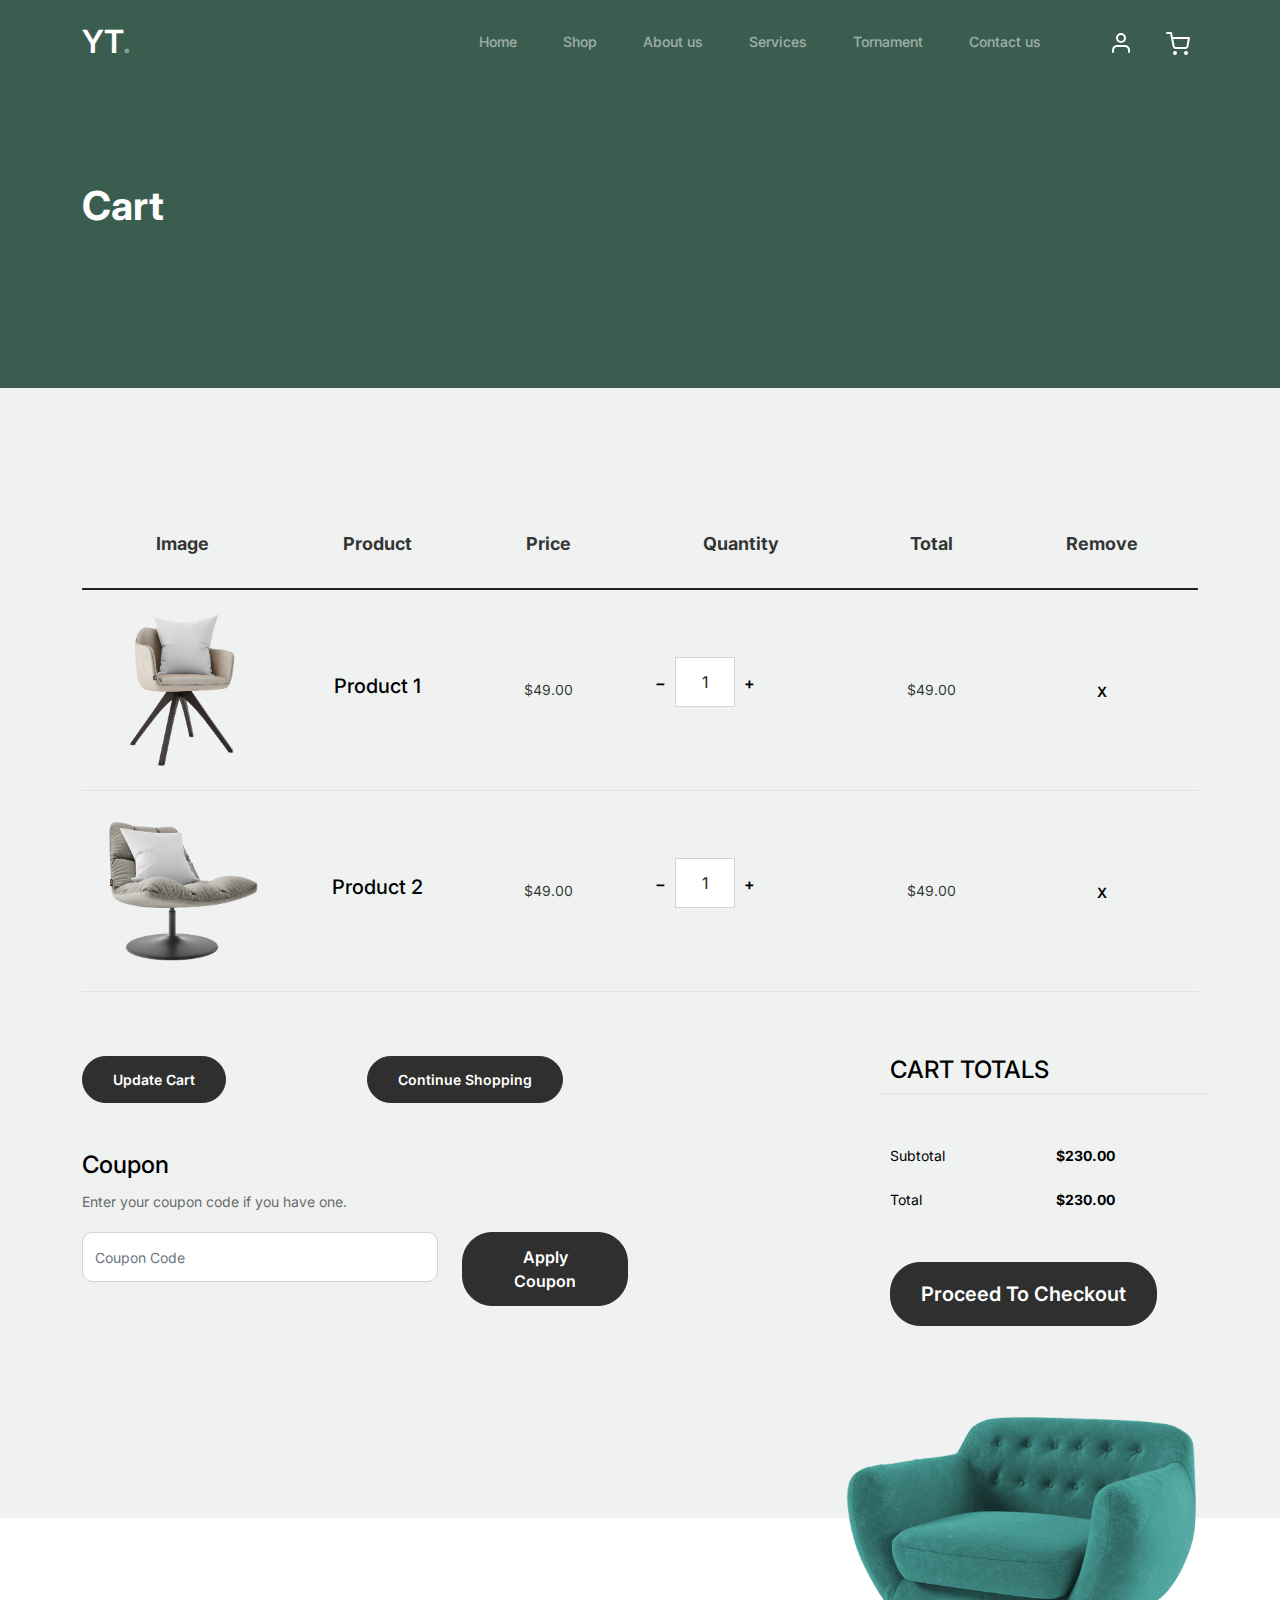
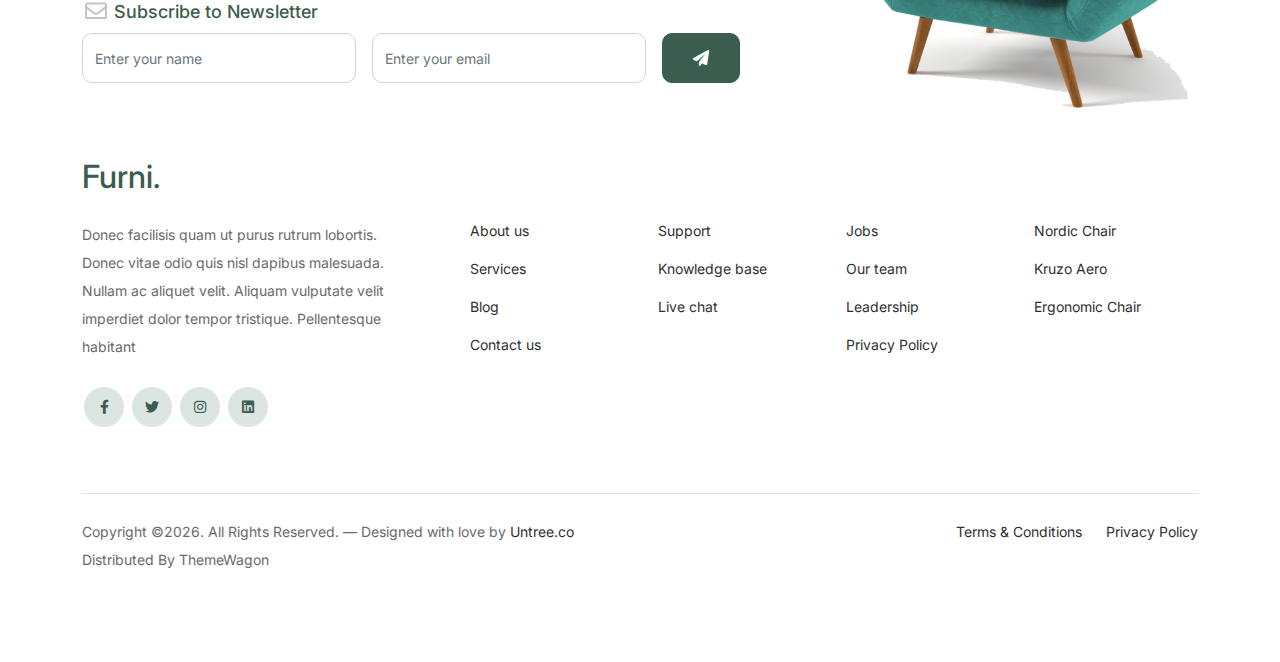
<file: src/oloye/cart.html>
<!doctype html>
<html lang="en">
<head>
  <meta charset="utf-8">
  <meta name="viewport" content="width=device-width, initial-scale=1, shrink-to-fit=no">
  <meta name="author" content="Untree.co">
  <link rel="shortcut icon" href="favicon.png">

  <meta name="description" content="" />
  <meta name="keywords" content="bootstrap, bootstrap4" />

		<!-- Bootstrap CSS -->
		<link href="css/bootstrap.min.css" rel="stylesheet">
		<link href="https://cdnjs.cloudflare.com/ajax/libs/font-awesome/6.0.0-beta3/css/all.min.css" rel="stylesheet">
		<link href="css/tiny-slider.css" rel="stylesheet">
		<link href="css/style.css" rel="stylesheet">
		<title>Furni Free Bootstrap 5 Template for Furniture and Interior Design Websites by Untree.co </title>
	</head>

	<body>

		<!-- Start Header/Navigation -->
		<nav class="custom-navbar navbar navbar navbar-expand-md navbar-dark bg-dark" arial-label="Furni navigation bar">

			<div class="container">
				<a class="navbar-brand" href="index.html">YT<span>.</span></a>

				<button class="navbar-toggler" type="button" data-bs-toggle="collapse" data-bs-target="#navbarsFurni" aria-controls="navbarsFurni" aria-expanded="false" aria-label="Toggle navigation">
					<span class="navbar-toggler-icon"></span>
				</button>

				<div class="collapse navbar-collapse" id="navbarsFurni">
					<ul class="custom-navbar-nav navbar-nav ms-auto mb-2 mb-md-0">
						<li class="nav-item ">
							<a class="nav-link" href="index.html">Home</a>
						</li>
						<li><a class="nav-link" href="shop.html">Shop</a></li>
						<li><a class="nav-link" href="about.html">About us</a></li>
						<li><a class="nav-link" href="services.html">Services</a></li>
						<li><a class="nav-link" href="blog.html">Tornament</a></li>
						<li><a class="nav-link" href="contact.html">Contact us</a></li>
					</ul>

					<ul class="custom-navbar-cta navbar-nav mb-2 mb-md-0 ms-5">
						<li><a class="nav-link" href="#"><img src="images/user.svg"></a></li>
						<li><a class="nav-link" href="cart.html"><img src="images/cart.svg"></a></li>
					</ul>
				</div>
			</div>
				
		</nav>
		<!-- End Header/Navigation -->

		<!-- Start Hero Section -->
			<div class="hero">
				<div class="container">
					<div class="row justify-content-between">
						<div class="col-lg-5">
							<div class="intro-excerpt">
								<h1>Cart</h1>
							</div>
						</div>
						<div class="col-lg-7">
							
						</div>
					</div>
				</div>
			</div>
		<!-- End Hero Section -->

		

		<div class="untree_co-section before-footer-section">
            <div class="container">
              <div class="row mb-5">
                <form class="col-md-12" method="post">
                  <div class="site-blocks-table">
                    <table class="table">
                      <thead>
                        <tr>
                          <th class="product-thumbnail">Image</th>
                          <th class="product-name">Product</th>
                          <th class="product-price">Price</th>
                          <th class="product-quantity">Quantity</th>
                          <th class="product-total">Total</th>
                          <th class="product-remove">Remove</th>
                        </tr>
                      </thead>
                      <tbody>
                        <tr>
                          <td class="product-thumbnail">
                            <img src="images/product-1.png" alt="Image" class="img-fluid">
                          </td>
                          <td class="product-name">
                            <h2 class="h5 text-black">Product 1</h2>
                          </td>
                          <td>$49.00</td>
                          <td>
                            <div class="input-group mb-3 d-flex align-items-center quantity-container" style="max-width: 120px;">
                              <div class="input-group-prepend">
                                <button class="btn btn-outline-black decrease" type="button">&minus;</button>
                              </div>
                              <input type="text" class="form-control text-center quantity-amount" value="1" placeholder="" aria-label="Example text with button addon" aria-describedby="button-addon1">
                              <div class="input-group-append">
                                <button class="btn btn-outline-black increase" type="button">&plus;</button>
                              </div>
                            </div>
        
                          </td>
                          <td>$49.00</td>
                          <td><a href="#" class="btn btn-black btn-sm">X</a></td>
                        </tr>
        
                        <tr>
                          <td class="product-thumbnail">
                            <img src="images/product-2.png" alt="Image" class="img-fluid">
                          </td>
                          <td class="product-name">
                            <h2 class="h5 text-black">Product 2</h2>
                          </td>
                          <td>$49.00</td>
                          <td>
                            <div class="input-group mb-3 d-flex align-items-center quantity-container" style="max-width: 120px;">
                              <div class="input-group-prepend">
                                <button class="btn btn-outline-black decrease" type="button">&minus;</button>
                              </div>
                              <input type="text" class="form-control text-center quantity-amount" value="1" placeholder="" aria-label="Example text with button addon" aria-describedby="button-addon1">
                              <div class="input-group-append">
                                <button class="btn btn-outline-black increase" type="button">&plus;</button>
                              </div>
                            </div>
        
                          </td>
                          <td>$49.00</td>
                          <td><a href="#" class="btn btn-black btn-sm">X</a></td>
                        </tr>
                      </tbody>
                    </table>
                  </div>
                </form>
              </div>
        
              <div class="row">
                <div class="col-md-6">
                  <div class="row mb-5">
                    <div class="col-md-6 mb-3 mb-md-0">
                      <button class="btn btn-black btn-sm btn-block">Update Cart</button>
                    </div>
                    <div class="col-md-6">
                      <button class="btn btn-outline-black btn-sm btn-block">Continue Shopping</button>
                    </div>
                  </div>
                  <div class="row">
                    <div class="col-md-12">
                      <label class="text-black h4" for="coupon">Coupon</label>
                      <p>Enter your coupon code if you have one.</p>
                    </div>
                    <div class="col-md-8 mb-3 mb-md-0">
                      <input type="text" class="form-control py-3" id="coupon" placeholder="Coupon Code">
                    </div>
                    <div class="col-md-4">
                      <button class="btn btn-black">Apply Coupon</button>
                    </div>
                  </div>
                </div>
                <div class="col-md-6 pl-5">
                  <div class="row justify-content-end">
                    <div class="col-md-7">
                      <div class="row">
                        <div class="col-md-12 text-right border-bottom mb-5">
                          <h3 class="text-black h4 text-uppercase">Cart Totals</h3>
                        </div>
                      </div>
                      <div class="row mb-3">
                        <div class="col-md-6">
                          <span class="text-black">Subtotal</span>
                        </div>
                        <div class="col-md-6 text-right">
                          <strong class="text-black">$230.00</strong>
                        </div>
                      </div>
                      <div class="row mb-5">
                        <div class="col-md-6">
                          <span class="text-black">Total</span>
                        </div>
                        <div class="col-md-6 text-right">
                          <strong class="text-black">$230.00</strong>
                        </div>
                      </div>
        
                      <div class="row">
                        <div class="col-md-12">
                          <button class="btn btn-black btn-lg py-3 btn-block" onclick="window.location='checkout.html'">Proceed To Checkout</button>
                        </div>
                      </div>
                    </div>
                  </div>
                </div>
              </div>
            </div>
          </div>
		

		<!-- Start Footer Section -->
		<footer class="footer-section">
			<div class="container relative">

				<div class="sofa-img">
					<img src="images/sofa.png" alt="Image" class="img-fluid">
				</div>

				<div class="row">
					<div class="col-lg-8">
						<div class="subscription-form">
							<h3 class="d-flex align-items-center"><span class="me-1"><img src="images/envelope-outline.svg" alt="Image" class="img-fluid"></span><span>Subscribe to Newsletter</span></h3>

							<form action="#" class="row g-3">
								<div class="col-auto">
									<input type="text" class="form-control" placeholder="Enter your name">
								</div>
								<div class="col-auto">
									<input type="email" class="form-control" placeholder="Enter your email">
								</div>
								<div class="col-auto">
									<button class="btn btn-primary">
										<span class="fa fa-paper-plane"></span>
									</button>
								</div>
							</form>

						</div>
					</div>
				</div>

				<div class="row g-5 mb-5">
					<div class="col-lg-4">
						<div class="mb-4 footer-logo-wrap"><a href="#" class="footer-logo">Furni<span>.</span></a></div>
						<p class="mb-4">Donec facilisis quam ut purus rutrum lobortis. Donec vitae odio quis nisl dapibus malesuada. Nullam ac aliquet velit. Aliquam vulputate velit imperdiet dolor tempor tristique. Pellentesque habitant</p>

						<ul class="list-unstyled custom-social">
							<li><a href="#"><span class="fa fa-brands fa-facebook-f"></span></a></li>
							<li><a href="#"><span class="fa fa-brands fa-twitter"></span></a></li>
							<li><a href="#"><span class="fa fa-brands fa-instagram"></span></a></li>
							<li><a href="#"><span class="fa fa-brands fa-linkedin"></span></a></li>
						</ul>
					</div>

					<div class="col-lg-8">
						<div class="row links-wrap">
							<div class="col-6 col-sm-6 col-md-3">
								<ul class="list-unstyled">
									<li><a href="#">About us</a></li>
									<li><a href="#">Services</a></li>
									<li><a href="#">Blog</a></li>
									<li><a href="#">Contact us</a></li>
								</ul>
							</div>

							<div class="col-6 col-sm-6 col-md-3">
								<ul class="list-unstyled">
									<li><a href="#">Support</a></li>
									<li><a href="#">Knowledge base</a></li>
									<li><a href="#">Live chat</a></li>
								</ul>
							</div>

							<div class="col-6 col-sm-6 col-md-3">
								<ul class="list-unstyled">
									<li><a href="#">Jobs</a></li>
									<li><a href="#">Our team</a></li>
									<li><a href="#">Leadership</a></li>
									<li><a href="#">Privacy Policy</a></li>
								</ul>
							</div>

							<div class="col-6 col-sm-6 col-md-3">
								<ul class="list-unstyled">
									<li><a href="#">Nordic Chair</a></li>
									<li><a href="#">Kruzo Aero</a></li>
									<li><a href="#">Ergonomic Chair</a></li>
								</ul>
							</div>
						</div>
					</div>

				</div>

				<div class="border-top copyright">
					<div class="row pt-4">
						<div class="col-lg-6">
							<p class="mb-2 text-center text-lg-start">Copyright &copy;<script>document.write(new Date().getFullYear());</script>. All Rights Reserved. &mdash; Designed with love by <a href="https://untree.co">Untree.co</a> Distributed By <a hreff="https://themewagon.com">ThemeWagon</a>  <!-- License information: https://untree.co/license/ -->
            </p>
						</div>

						<div class="col-lg-6 text-center text-lg-end">
							<ul class="list-unstyled d-inline-flex ms-auto">
								<li class="me-4"><a href="#">Terms &amp; Conditions</a></li>
								<li><a href="#">Privacy Policy</a></li>
							</ul>
						</div>

					</div>
				</div>

			</div>
		</footer>
		<!-- End Footer Section -->	


		<script src="js/bootstrap.bundle.min.js"></script>
		<script src="js/tiny-slider.js"></script>
		<script src="js/custom.js"></script>
	</body>

</html>
</file>
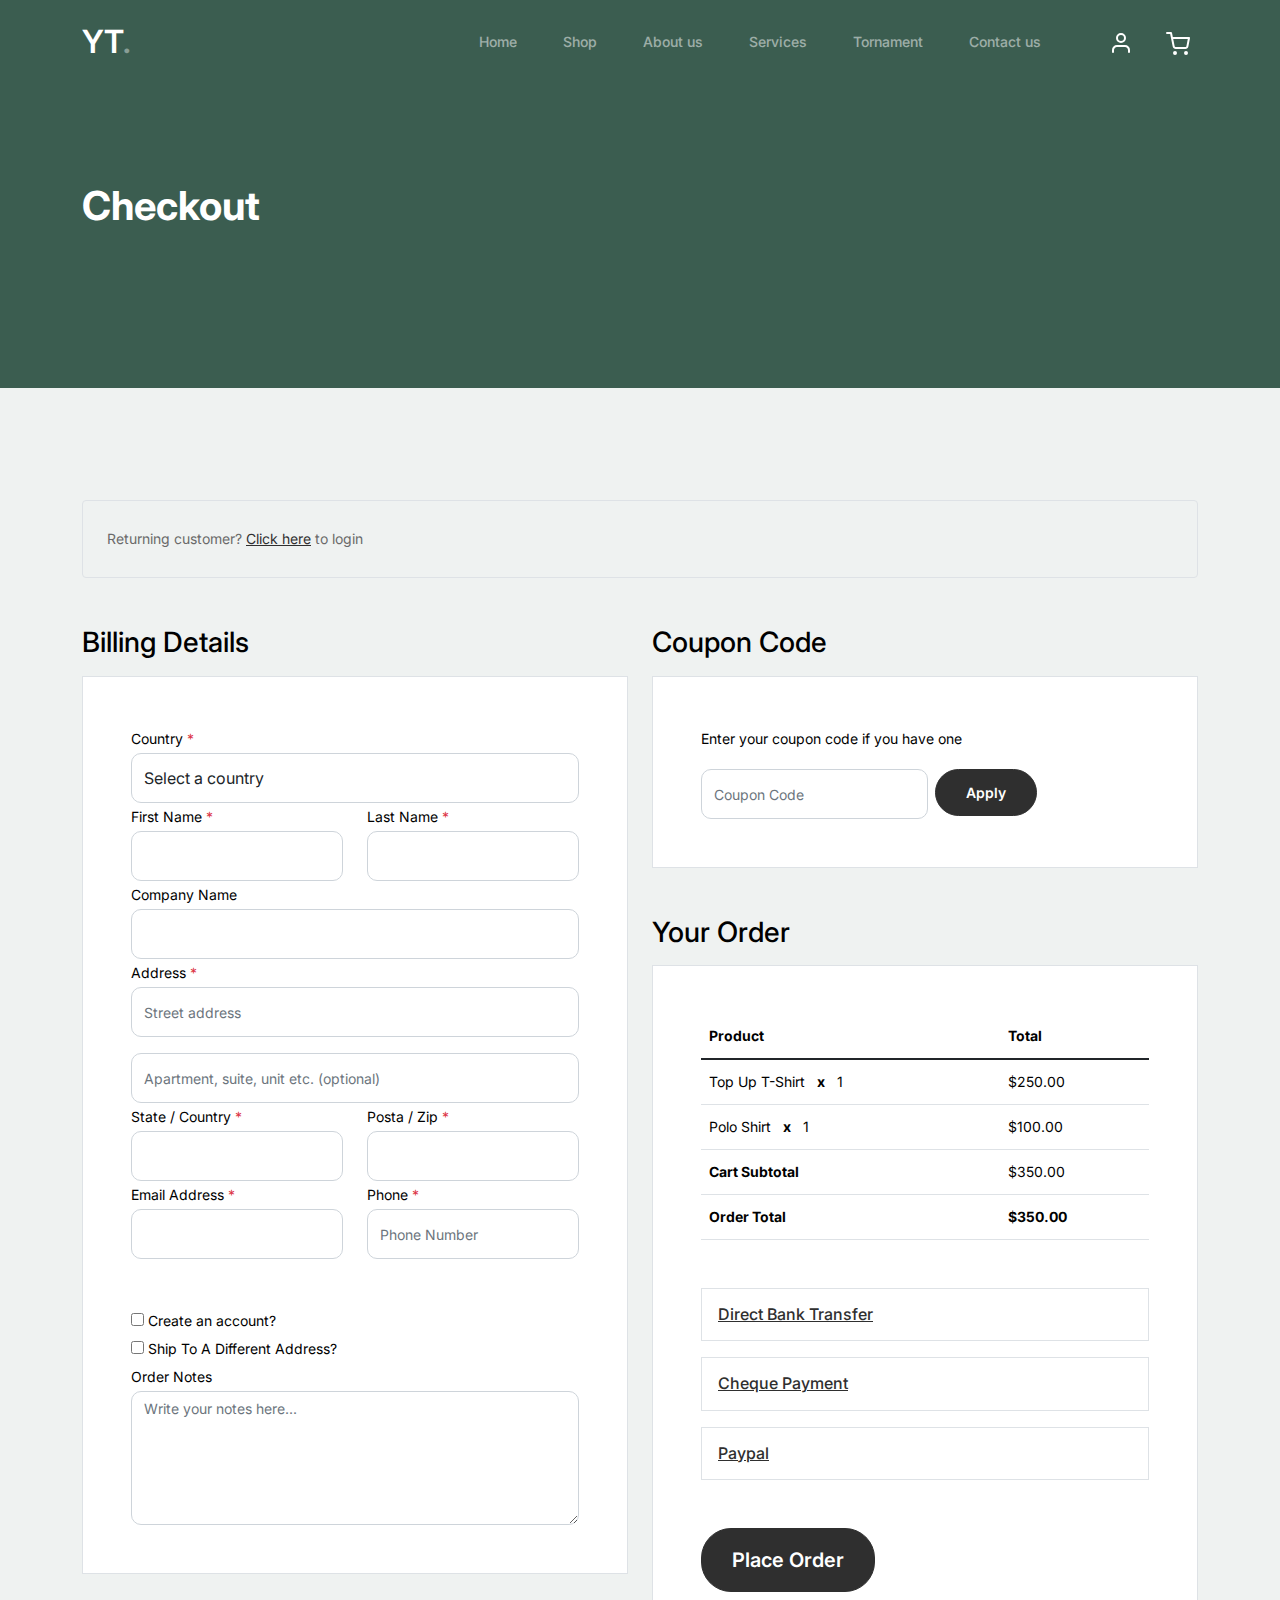
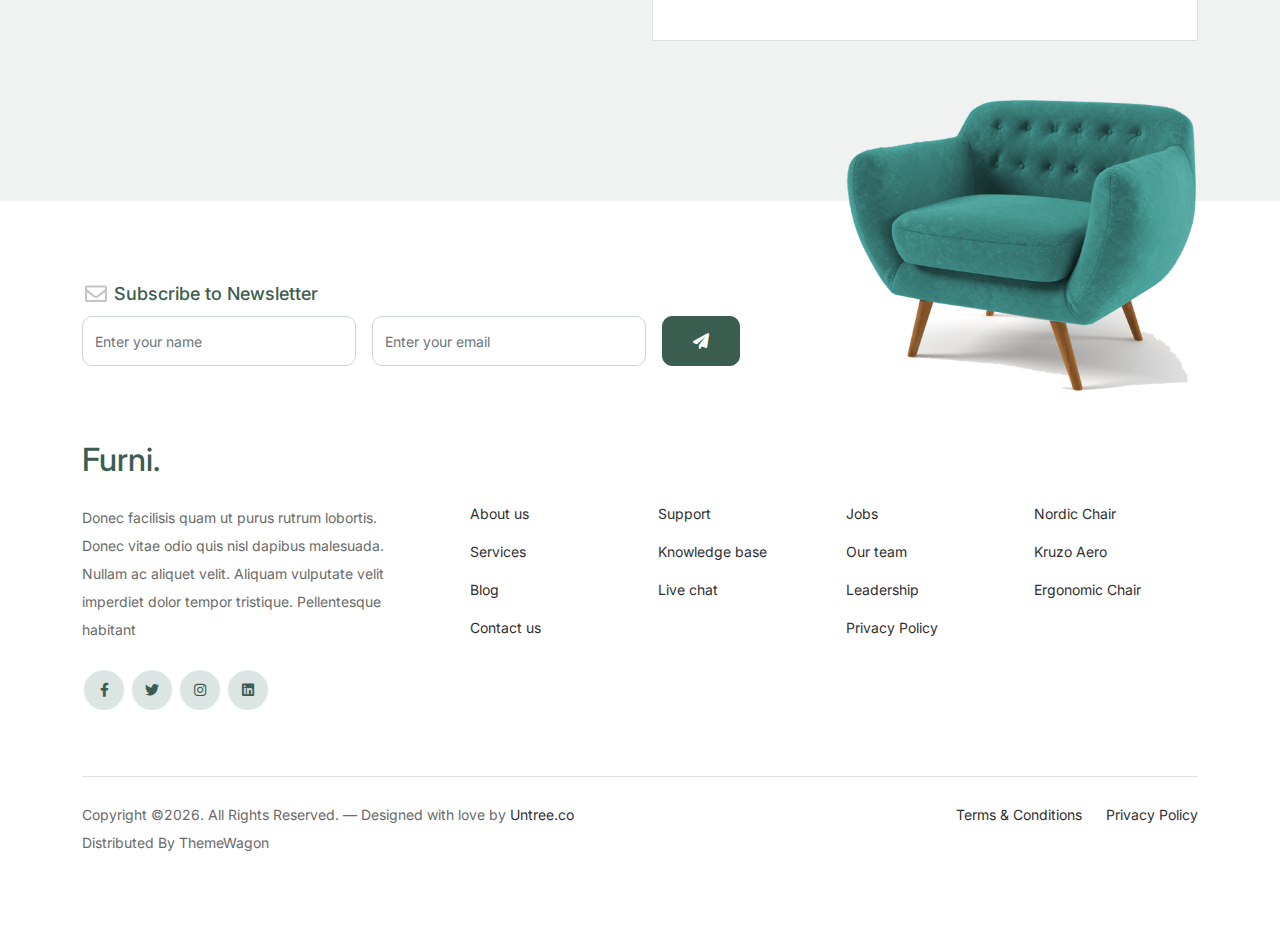
<file: src/oloye/checkout.html>
<!doctype html>
<html lang="en">
<head>
  <meta charset="utf-8">
  <meta name="viewport" content="width=device-width, initial-scale=1, shrink-to-fit=no">
  <meta name="author" content="Untree.co">
  <link rel="shortcut icon" href="favicon.png">

  <meta name="description" content="" />
  <meta name="keywords" content="bootstrap, bootstrap4" />

		<!-- Bootstrap CSS -->
		<link href="css/bootstrap.min.css" rel="stylesheet">
		<link href="https://cdnjs.cloudflare.com/ajax/libs/font-awesome/6.0.0-beta3/css/all.min.css" rel="stylesheet">
		<link href="css/tiny-slider.css" rel="stylesheet">
		<link href="css/style.css" rel="stylesheet">
		<title>Furni Free Bootstrap 5 Template for Furniture and Interior Design Websites by Untree.co </title>
	</head>

	<body>

		<!-- Start Header/Navigation -->
		<nav class="custom-navbar navbar navbar navbar-expand-md navbar-dark bg-dark" arial-label="Furni navigation bar">

			<div class="container">
				<a class="navbar-brand" href="index.html">YT<span>.</span></a>

				<button class="navbar-toggler" type="button" data-bs-toggle="collapse" data-bs-target="#navbarsFurni" aria-controls="navbarsFurni" aria-expanded="false" aria-label="Toggle navigation">
					<span class="navbar-toggler-icon"></span>
				</button>

				<div class="collapse navbar-collapse" id="navbarsFurni">
					<ul class="custom-navbar-nav navbar-nav ms-auto mb-2 mb-md-0">
						<li class="nav-item ">
							<a class="nav-link" href="index.html">Home</a>
						</li>
						<li><a class="nav-link" href="shop.html">Shop</a></li>
						<li><a class="nav-link" href="about.html">About us</a></li>
						<li><a class="nav-link" href="services.html">Services</a></li>
						<li><a class="nav-link" href="blog.html">Tornament</a></li>
						<li><a class="nav-link" href="contact.html">Contact us</a></li>
					</ul>

					<ul class="custom-navbar-cta navbar-nav mb-2 mb-md-0 ms-5">
						<li><a class="nav-link" href="#"><img src="images/user.svg"></a></li>
						<li><a class="nav-link" href="cart.html"><img src="images/cart.svg"></a></li>
					</ul>
				</div>
			</div>
				
		</nav>
		<!-- End Header/Navigation -->

		<!-- Start Hero Section -->
			<div class="hero">
				<div class="container">
					<div class="row justify-content-between">
						<div class="col-lg-5">
							<div class="intro-excerpt">
								<h1>Checkout</h1>
							</div>
						</div>
						<div class="col-lg-7">
							
						</div>
					</div>
				</div>
			</div>
		<!-- End Hero Section -->

		<div class="untree_co-section">
		    <div class="container">
		      <div class="row mb-5">
		        <div class="col-md-12">
		          <div class="border p-4 rounded" role="alert">
		            Returning customer? <a href="#">Click here</a> to login
		          </div>
		        </div>
		      </div>
		      <div class="row">
		        <div class="col-md-6 mb-5 mb-md-0">
		          <h2 class="h3 mb-3 text-black">Billing Details</h2>
		          <div class="p-3 p-lg-5 border bg-white">
		            <div class="form-group">
		              <label for="c_country" class="text-black">Country <span class="text-danger">*</span></label>
		              <select id="c_country" class="form-control">
		                <option value="1">Select a country</option>    
		                <option value="2">bangladesh</option>    
		                <option value="3">Algeria</option>    
		                <option value="4">Afghanistan</option>    
		                <option value="5">Ghana</option>    
		                <option value="6">Albania</option>    
		                <option value="7">Bahrain</option>    
		                <option value="8">Colombia</option>    
		                <option value="9">Dominican Republic</option>    
		              </select>
		            </div>
		            <div class="form-group row">
		              <div class="col-md-6">
		                <label for="c_fname" class="text-black">First Name <span class="text-danger">*</span></label>
		                <input type="text" class="form-control" id="c_fname" name="c_fname">
		              </div>
		              <div class="col-md-6">
		                <label for="c_lname" class="text-black">Last Name <span class="text-danger">*</span></label>
		                <input type="text" class="form-control" id="c_lname" name="c_lname">
		              </div>
		            </div>

		            <div class="form-group row">
		              <div class="col-md-12">
		                <label for="c_companyname" class="text-black">Company Name </label>
		                <input type="text" class="form-control" id="c_companyname" name="c_companyname">
		              </div>
		            </div>

		            <div class="form-group row">
		              <div class="col-md-12">
		                <label for="c_address" class="text-black">Address <span class="text-danger">*</span></label>
		                <input type="text" class="form-control" id="c_address" name="c_address" placeholder="Street address">
		              </div>
		            </div>

		            <div class="form-group mt-3">
		              <input type="text" class="form-control" placeholder="Apartment, suite, unit etc. (optional)">
		            </div>

		            <div class="form-group row">
		              <div class="col-md-6">
		                <label for="c_state_country" class="text-black">State / Country <span class="text-danger">*</span></label>
		                <input type="text" class="form-control" id="c_state_country" name="c_state_country">
		              </div>
		              <div class="col-md-6">
		                <label for="c_postal_zip" class="text-black">Posta / Zip <span class="text-danger">*</span></label>
		                <input type="text" class="form-control" id="c_postal_zip" name="c_postal_zip">
		              </div>
		            </div>

		            <div class="form-group row mb-5">
		              <div class="col-md-6">
		                <label for="c_email_address" class="text-black">Email Address <span class="text-danger">*</span></label>
		                <input type="text" class="form-control" id="c_email_address" name="c_email_address">
		              </div>
		              <div class="col-md-6">
		                <label for="c_phone" class="text-black">Phone <span class="text-danger">*</span></label>
		                <input type="text" class="form-control" id="c_phone" name="c_phone" placeholder="Phone Number">
		              </div>
		            </div>

		            <div class="form-group">
		              <label for="c_create_account" class="text-black" data-bs-toggle="collapse" href="#create_an_account" role="button" aria-expanded="false" aria-controls="create_an_account"><input type="checkbox" value="1" id="c_create_account"> Create an account?</label>
		              <div class="collapse" id="create_an_account">
		                <div class="py-2 mb-4">
		                  <p class="mb-3">Create an account by entering the information below. If you are a returning customer please login at the top of the page.</p>
		                  <div class="form-group">
		                    <label for="c_account_password" class="text-black">Account Password</label>
		                    <input type="email" class="form-control" id="c_account_password" name="c_account_password" placeholder="">
		                  </div>
		                </div>
		              </div>
		            </div>


		            <div class="form-group">
		              <label for="c_ship_different_address" class="text-black" data-bs-toggle="collapse" href="#ship_different_address" role="button" aria-expanded="false" aria-controls="ship_different_address"><input type="checkbox" value="1" id="c_ship_different_address"> Ship To A Different Address?</label>
		              <div class="collapse" id="ship_different_address">
		                <div class="py-2">

		                  <div class="form-group">
		                    <label for="c_diff_country" class="text-black">Country <span class="text-danger">*</span></label>
		                    <select id="c_diff_country" class="form-control">
		                      <option value="1">Select a country</option>    
		                      <option value="2">bangladesh</option>    
		                      <option value="3">Algeria</option>    
		                      <option value="4">Afghanistan</option>    
		                      <option value="5">Ghana</option>    
		                      <option value="6">Albania</option>    
		                      <option value="7">Bahrain</option>    
		                      <option value="8">Colombia</option>    
		                      <option value="9">Dominican Republic</option>    
		                    </select>
		                  </div>


		                  <div class="form-group row">
		                    <div class="col-md-6">
		                      <label for="c_diff_fname" class="text-black">First Name <span class="text-danger">*</span></label>
		                      <input type="text" class="form-control" id="c_diff_fname" name="c_diff_fname">
		                    </div>
		                    <div class="col-md-6">
		                      <label for="c_diff_lname" class="text-black">Last Name <span class="text-danger">*</span></label>
		                      <input type="text" class="form-control" id="c_diff_lname" name="c_diff_lname">
		                    </div>
		                  </div>

		                  <div class="form-group row">
		                    <div class="col-md-12">
		                      <label for="c_diff_companyname" class="text-black">Company Name </label>
		                      <input type="text" class="form-control" id="c_diff_companyname" name="c_diff_companyname">
		                    </div>
		                  </div>

		                  <div class="form-group row  mb-3">
		                    <div class="col-md-12">
		                      <label for="c_diff_address" class="text-black">Address <span class="text-danger">*</span></label>
		                      <input type="text" class="form-control" id="c_diff_address" name="c_diff_address" placeholder="Street address">
		                    </div>
		                  </div>

		                  <div class="form-group">
		                    <input type="text" class="form-control" placeholder="Apartment, suite, unit etc. (optional)">
		                  </div>

		                  <div class="form-group row">
		                    <div class="col-md-6">
		                      <label for="c_diff_state_country" class="text-black">State / Country <span class="text-danger">*</span></label>
		                      <input type="text" class="form-control" id="c_diff_state_country" name="c_diff_state_country">
		                    </div>
		                    <div class="col-md-6">
		                      <label for="c_diff_postal_zip" class="text-black">Posta / Zip <span class="text-danger">*</span></label>
		                      <input type="text" class="form-control" id="c_diff_postal_zip" name="c_diff_postal_zip">
		                    </div>
		                  </div>

		                  <div class="form-group row mb-5">
		                    <div class="col-md-6">
		                      <label for="c_diff_email_address" class="text-black">Email Address <span class="text-danger">*</span></label>
		                      <input type="text" class="form-control" id="c_diff_email_address" name="c_diff_email_address">
		                    </div>
		                    <div class="col-md-6">
		                      <label for="c_diff_phone" class="text-black">Phone <span class="text-danger">*</span></label>
		                      <input type="text" class="form-control" id="c_diff_phone" name="c_diff_phone" placeholder="Phone Number">
		                    </div>
		                  </div>

		                </div>

		              </div>
		            </div>

		            <div class="form-group">
		              <label for="c_order_notes" class="text-black">Order Notes</label>
		              <textarea name="c_order_notes" id="c_order_notes" cols="30" rows="5" class="form-control" placeholder="Write your notes here..."></textarea>
		            </div>

		          </div>
		        </div>
		        <div class="col-md-6">

		          <div class="row mb-5">
		            <div class="col-md-12">
		              <h2 class="h3 mb-3 text-black">Coupon Code</h2>
		              <div class="p-3 p-lg-5 border bg-white">

		                <label for="c_code" class="text-black mb-3">Enter your coupon code if you have one</label>
		                <div class="input-group w-75 couponcode-wrap">
		                  <input type="text" class="form-control me-2" id="c_code" placeholder="Coupon Code" aria-label="Coupon Code" aria-describedby="button-addon2">
		                  <div class="input-group-append">
		                    <button class="btn btn-black btn-sm" type="button" id="button-addon2">Apply</button>
		                  </div>
		                </div>

		              </div>
		            </div>
		          </div>

		          <div class="row mb-5">
		            <div class="col-md-12">
		              <h2 class="h3 mb-3 text-black">Your Order</h2>
		              <div class="p-3 p-lg-5 border bg-white">
		                <table class="table site-block-order-table mb-5">
		                  <thead>
		                    <th>Product</th>
		                    <th>Total</th>
		                  </thead>
		                  <tbody>
		                    <tr>
		                      <td>Top Up T-Shirt <strong class="mx-2">x</strong> 1</td>
		                      <td>$250.00</td>
		                    </tr>
		                    <tr>
		                      <td>Polo Shirt <strong class="mx-2">x</strong>   1</td>
		                      <td>$100.00</td>
		                    </tr>
		                    <tr>
		                      <td class="text-black font-weight-bold"><strong>Cart Subtotal</strong></td>
		                      <td class="text-black">$350.00</td>
		                    </tr>
		                    <tr>
		                      <td class="text-black font-weight-bold"><strong>Order Total</strong></td>
		                      <td class="text-black font-weight-bold"><strong>$350.00</strong></td>
		                    </tr>
		                  </tbody>
		                </table>

		                <div class="border p-3 mb-3">
		                  <h3 class="h6 mb-0"><a class="d-block" data-bs-toggle="collapse" href="#collapsebank" role="button" aria-expanded="false" aria-controls="collapsebank">Direct Bank Transfer</a></h3>

		                  <div class="collapse" id="collapsebank">
		                    <div class="py-2">
		                      <p class="mb-0">Make your payment directly into our bank account. Please use your Order ID as the payment reference. Your order won’t be shipped until the funds have cleared in our account.</p>
		                    </div>
		                  </div>
		                </div>

		                <div class="border p-3 mb-3">
		                  <h3 class="h6 mb-0"><a class="d-block" data-bs-toggle="collapse" href="#collapsecheque" role="button" aria-expanded="false" aria-controls="collapsecheque">Cheque Payment</a></h3>

		                  <div class="collapse" id="collapsecheque">
		                    <div class="py-2">
		                      <p class="mb-0">Make your payment directly into our bank account. Please use your Order ID as the payment reference. Your order won’t be shipped until the funds have cleared in our account.</p>
		                    </div>
		                  </div>
		                </div>

		                <div class="border p-3 mb-5">
		                  <h3 class="h6 mb-0"><a class="d-block" data-bs-toggle="collapse" href="#collapsepaypal" role="button" aria-expanded="false" aria-controls="collapsepaypal">Paypal</a></h3>

		                  <div class="collapse" id="collapsepaypal">
		                    <div class="py-2">
		                      <p class="mb-0">Make your payment directly into our bank account. Please use your Order ID as the payment reference. Your order won’t be shipped until the funds have cleared in our account.</p>
		                    </div>
		                  </div>
		                </div>

		                <div class="form-group">
		                  <button class="btn btn-black btn-lg py-3 btn-block" onclick="window.location='thankyou.html'">Place Order</button>
		                </div>

		              </div>
		            </div>
		          </div>

		        </div>
		      </div>
		      <!-- </form> -->
		    </div>
		  </div>

		<!-- Start Footer Section -->
		<footer class="footer-section">
			<div class="container relative">

				<div class="sofa-img">
					<img src="images/sofa.png" alt="Image" class="img-fluid">
				</div>

				<div class="row">
					<div class="col-lg-8">
						<div class="subscription-form">
							<h3 class="d-flex align-items-center"><span class="me-1"><img src="images/envelope-outline.svg" alt="Image" class="img-fluid"></span><span>Subscribe to Newsletter</span></h3>

							<form action="#" class="row g-3">
								<div class="col-auto">
									<input type="text" class="form-control" placeholder="Enter your name">
								</div>
								<div class="col-auto">
									<input type="email" class="form-control" placeholder="Enter your email">
								</div>
								<div class="col-auto">
									<button class="btn btn-primary">
										<span class="fa fa-paper-plane"></span>
									</button>
								</div>
							</form>

						</div>
					</div>
				</div>

				<div class="row g-5 mb-5">
					<div class="col-lg-4">
						<div class="mb-4 footer-logo-wrap"><a href="#" class="footer-logo">Furni<span>.</span></a></div>
						<p class="mb-4">Donec facilisis quam ut purus rutrum lobortis. Donec vitae odio quis nisl dapibus malesuada. Nullam ac aliquet velit. Aliquam vulputate velit imperdiet dolor tempor tristique. Pellentesque habitant</p>

						<ul class="list-unstyled custom-social">
							<li><a href="#"><span class="fa fa-brands fa-facebook-f"></span></a></li>
							<li><a href="#"><span class="fa fa-brands fa-twitter"></span></a></li>
							<li><a href="#"><span class="fa fa-brands fa-instagram"></span></a></li>
							<li><a href="#"><span class="fa fa-brands fa-linkedin"></span></a></li>
						</ul>
					</div>

					<div class="col-lg-8">
						<div class="row links-wrap">
							<div class="col-6 col-sm-6 col-md-3">
								<ul class="list-unstyled">
									<li><a href="#">About us</a></li>
									<li><a href="#">Services</a></li>
									<li><a href="#">Blog</a></li>
									<li><a href="#">Contact us</a></li>
								</ul>
							</div>

							<div class="col-6 col-sm-6 col-md-3">
								<ul class="list-unstyled">
									<li><a href="#">Support</a></li>
									<li><a href="#">Knowledge base</a></li>
									<li><a href="#">Live chat</a></li>
								</ul>
							</div>

							<div class="col-6 col-sm-6 col-md-3">
								<ul class="list-unstyled">
									<li><a href="#">Jobs</a></li>
									<li><a href="#">Our team</a></li>
									<li><a href="#">Leadership</a></li>
									<li><a href="#">Privacy Policy</a></li>
								</ul>
							</div>

							<div class="col-6 col-sm-6 col-md-3">
								<ul class="list-unstyled">
									<li><a href="#">Nordic Chair</a></li>
									<li><a href="#">Kruzo Aero</a></li>
									<li><a href="#">Ergonomic Chair</a></li>
								</ul>
							</div>
						</div>
					</div>

				</div>

				<div class="border-top copyright">
					<div class="row pt-4">
						<div class="col-lg-6">
							<p class="mb-2 text-center text-lg-start">Copyright &copy;<script>document.write(new Date().getFullYear());</script>. All Rights Reserved. &mdash; Designed with love by <a href="https://untree.co">Untree.co</a> Distributed By <a hreff="https://themewagon.com">ThemeWagon</a>  <!-- License information: https://untree.co/license/ -->
            </p>
						</div>

						<div class="col-lg-6 text-center text-lg-end">
							<ul class="list-unstyled d-inline-flex ms-auto">
								<li class="me-4"><a href="#">Terms &amp; Conditions</a></li>
								<li><a href="#">Privacy Policy</a></li>
							</ul>
						</div>

					</div>
				</div>

			</div>
		</footer>
		<!-- End Footer Section -->	


		<script src="js/bootstrap.bundle.min.js"></script>
		<script src="js/tiny-slider.js"></script>
		<script src="js/custom.js"></script>
	</body>

</html>
</file>
<file: src/oloye/css/tiny-slider.css>
.tns-outer{padding:0 !important}.tns-outer [hidden]{display:none !important}.tns-outer [aria-controls],.tns-outer [data-action]{cursor:pointer}.tns-slider{-webkit-transition:all 0s;-moz-transition:all 0s;transition:all 0s}.tns-slider>.tns-item{-webkit-box-sizing:border-box;-moz-box-sizing:border-box;box-sizing:border-box}.tns-horizontal.tns-subpixel{white-space:nowrap}.tns-horizontal.tns-subpixel>.tns-item{display:inline-block;vertical-align:top;white-space:normal}.tns-horizontal.tns-no-subpixel:after{content:'';display:table;clear:both}.tns-horizontal.tns-no-subpixel>.tns-item{float:left}.tns-horizontal.tns-carousel.tns-no-subpixel>.tns-item{margin-right:-100%}.tns-no-calc{position:relative;left:0}.tns-gallery{position:relative;left:0;min-height:1px}.tns-gallery>.tns-item{position:absolute;left:-100%;-webkit-transition:transform 0s, opacity 0s;-moz-transition:transform 0s, opacity 0s;transition:transform 0s, opacity 0s}.tns-gallery>.tns-slide-active{position:relative;left:auto !important}.tns-gallery>.tns-moving{-webkit-transition:all 0.25s;-moz-transition:all 0.25s;transition:all 0.25s}.tns-autowidth{display:inline-block}.tns-lazy-img{-webkit-transition:opacity 0.6s;-moz-transition:opacity 0.6s;transition:opacity 0.6s;opacity:0.6}.tns-lazy-img.tns-complete{opacity:1}.tns-ah{-webkit-transition:height 0s;-moz-transition:height 0s;transition:height 0s}.tns-ovh{overflow:hidden}.tns-visually-hidden{position:absolute;left:-10000em}.tns-transparent{opacity:0;visibility:hidden}.tns-fadeIn{opacity:1;filter:alpha(opacity=100);z-index:0}.tns-normal,.tns-fadeOut{opacity:0;filter:alpha(opacity=0);z-index:-1}.tns-vpfix{white-space:nowrap}.tns-vpfix>div,.tns-vpfix>li{display:inline-block}.tns-t-subp2{margin:0 auto;width:310px;position:relative;height:10px;overflow:hidden}.tns-t-ct{width:2333.3333333%;width:-webkit-calc(100% * 70 / 3);width:-moz-calc(100% * 70 / 3);width:calc(100% * 70 / 3);position:absolute;right:0}.tns-t-ct:after{content:'';display:table;clear:both}.tns-t-ct>div{width:1.4285714%;width:-webkit-calc(100% / 70);width:-moz-calc(100% / 70);width:calc(100% / 70);height:10px;float:left}

/*# sourceMappingURL=sourcemaps/tiny-slider.css.map */
</file>
<file: src/oloye/css/style.css>
/*
* Template Name: UntreeStore
* Template Author: Untree.co
* Author URI: https://untree.co/
* License: https://creativecommons.org/licenses/by/3.0/
*/
@import url("https://fonts.googleapis.com/css2?family=Inter:wght@400;500;600;700;800&display=swap");
body {
  overflow-x: hidden;
  position: relative; }

body {
  font-family: Inter, sans-serif;
  font-weight: 400;
  line-height: 28px;
  color: #6a6a6a;
  font-size: 14px;
  background-color: #eff2f1; }

a {
  text-decoration: none;
  -webkit-transition: .3s all ease;
  -o-transition: .3s all ease;
  transition: .3s all ease;
  color: #2f2f2f;
  text-decoration: underline; }
  a:hover {
    color: #2f2f2f;
    text-decoration: none; }
  a.more {
    font-weight: 600; }

.custom-navbar {
  background: #3b5d50 !important;
  padding-top: 20px;
  padding-bottom: 20px; }
  .custom-navbar .navbar-brand {
    font-size: 32px;
    font-weight: 600; }
    .custom-navbar .navbar-brand > span {
      opacity: .4; }
  .custom-navbar .navbar-toggler {
    border-color: transparent; }
    .custom-navbar .navbar-toggler:active, .custom-navbar .navbar-toggler:focus {
      -webkit-box-shadow: none;
      box-shadow: none;
      outline: none; }
  @media (min-width: 992px) {
    .custom-navbar .custom-navbar-nav li {
      margin-left: 15px;
      margin-right: 15px; } }
  .custom-navbar .custom-navbar-nav li a {
    font-weight: 500;
    color: #ffffff !important;
    opacity: .5;
    -webkit-transition: .3s all ease;
    -o-transition: .3s all ease;
    transition: .3s all ease;
    position: relative; }
    @media (min-width: 768px) {
      .custom-navbar .custom-navbar-nav li a:before {
        content: "";
        position: absolute;
        bottom: 0;
        left: 8px;
        right: 8px;
        background: #f9bf29;
        height: 5px;
        opacity: 1;
        visibility: visible;
        width: 0;
        -webkit-transition: .15s all ease-out;
        -o-transition: .15s all ease-out;
        transition: .15s all ease-out; } }
    .custom-navbar .custom-navbar-nav li a:hover {
      opacity: 1; }
      .custom-navbar .custom-navbar-nav li a:hover:before {
        width: calc(100% - 16px); }
  .custom-navbar .custom-navbar-nav li.active a {
    opacity: 1; }
    .custom-navbar .custom-navbar-nav li.active a:before {
      width: calc(100% - 16px); }
  .custom-navbar .custom-navbar-cta {
    margin-left: 0 !important;
    -webkit-box-orient: horizontal;
    -webkit-box-direction: normal;
    -ms-flex-direction: row;
    flex-direction: row; }
    @media (min-width: 768px) {
      .custom-navbar .custom-navbar-cta {
        margin-left: 40px !important; } }
    .custom-navbar .custom-navbar-cta li {
      margin-left: 0px;
      margin-right: 0px; }
      .custom-navbar .custom-navbar-cta li:first-child {
        margin-right: 20px; }

.hero {
  background: #3b5d50;
  padding: calc(4rem - 30px) 0 0rem 0; }
  @media (min-width: 768px) {
    .hero {
      padding: calc(4rem - 30px) 0 4rem 0; } }
  @media (min-width: 992px) {
    .hero {
      padding: calc(8rem - 30px) 0 8rem 0; } }
  .hero .intro-excerpt {
    position: relative;
    z-index: 4; }
    @media (min-width: 992px) {
      .hero .intro-excerpt {
        max-width: 450px; } }
  .hero h1 {
    font-weight: 700;
    color: #ffffff;
    margin-bottom: 30px; }
    @media (min-width: 1400px) {
      .hero h1 {
        font-size: 54px; } }
  .hero p {
    color: rgba(255, 255, 255, 0.5);
    margin-botom: 30px; }
  .hero .hero-img-wrap {
    position: relative; }
    .hero .hero-img-wrap img {
      position: relative;
      top: 0px;
      right: 0px;
      z-index: 2;
      max-width: 780px;
      left: -20px; }
      @media (min-width: 768px) {
        .hero .hero-img-wrap img {
          right: 0px;
          left: -100px; } }
      @media (min-width: 992px) {
        .hero .hero-img-wrap img {
          left: 0px;
          top: -80px;
          position: absolute;
          right: -50px; } }
      @media (min-width: 1200px) {
        .hero .hero-img-wrap img {
          left: 0px;
          top: -80px;
          right: -100px; } }
    .hero .hero-img-wrap:after {
      content: "";
      position: absolute;
      width: 255px;
      height: 217px;
      background-image: url("../images/dots-light.svg");
      background-size: contain;
      background-repeat: no-repeat;
      right: -100px;
      top: -0px; }
      @media (min-width: 1200px) {
        .hero .hero-img-wrap:after {
          top: -40px; } }

.btn {
  font-weight: 600;
  padding: 12px 30px;
  border-radius: 30px;
  color: #ffffff;
  background: #2f2f2f;
  border-color: #2f2f2f; }
  .btn:hover {
    color: #ffffff;
    background: #222222;
    border-color: #222222; }
  .btn:active, .btn:focus {
    outline: none !important;
    -webkit-box-shadow: none;
    box-shadow: none; }
  .btn.btn-primary {
    background: #3b5d50;
    border-color: #3b5d50; }
    .btn.btn-primary:hover {
      background: #314d43;
      border-color: #314d43; }
  .btn.btn-secondary {
    color: #2f2f2f;
    background: #f9bf29;
    border-color: #f9bf29; }
    .btn.btn-secondary:hover {
      background: #f8b810;
      border-color: #f8b810; }
  .btn.btn-white-outline {
    background: transparent;
    border-width: 2px;
    border-color: rgba(255, 255, 255, 0.3); }
    .btn.btn-white-outline:hover {
      border-color: white;
      color: #ffffff; }

.section-title {
  color: #2f2f2f; }

.product-section {
  padding: 7rem 0; }
  .product-section .product-item {
    text-align: center;
    text-decoration: none;
    display: block;
    position: relative;
    padding-bottom: 50px;
    cursor: pointer; }
    .product-section .product-item .product-thumbnail {
      margin-bottom: 30px;
      position: relative;
      top: 0;
      -webkit-transition: .3s all ease;
      -o-transition: .3s all ease;
      transition: .3s all ease; }
    .product-section .product-item h3 {
      font-weight: 600;
      font-size: 16px; }
    .product-section .product-item strong {
      font-weight: 800 !important;
      font-size: 18px !important; }
    .product-section .product-item h3, .product-section .product-item strong {
      color: #2f2f2f;
      text-decoration: none; }
    .product-section .product-item .icon-cross {
      position: absolute;
      width: 35px;
      height: 35px;
      display: inline-block;
      background: #2f2f2f;
      bottom: 15px;
      left: 50%;
      -webkit-transform: translateX(-50%);
      -ms-transform: translateX(-50%);
      transform: translateX(-50%);
      margin-bottom: -17.5px;
      border-radius: 50%;
      opacity: 0;
      visibility: hidden;
      -webkit-transition: .3s all ease;
      -o-transition: .3s all ease;
      transition: .3s all ease; }
      .product-section .product-item .icon-cross img {
        position: absolute;
        left: 50%;
        top: 50%;
        -webkit-transform: translate(-50%, -50%);
        -ms-transform: translate(-50%, -50%);
        transform: translate(-50%, -50%); }
    .product-section .product-item:before {
      bottom: 0;
      left: 0;
      right: 0;
      position: absolute;
      content: "";
      background: #dce5e4;
      height: 0%;
      z-index: -1;
      border-radius: 10px;
      -webkit-transition: .3s all ease;
      -o-transition: .3s all ease;
      transition: .3s all ease; }
    .product-section .product-item:hover .product-thumbnail {
      top: -25px; }
    .product-section .product-item:hover .icon-cross {
      bottom: 0;
      opacity: 1;
      visibility: visible; }
    .product-section .product-item:hover:before {
      height: 70%; }

.why-choose-section {
  padding: 7rem 0; }
  .why-choose-section .img-wrap {
    position: relative; }
    .why-choose-section .img-wrap:before {
      position: absolute;
      content: "";
      width: 255px;
      height: 217px;
      background-image: url("../images/dots-yellow.svg");
      background-repeat: no-repeat;
      background-size: contain;
      -webkit-transform: translate(-40%, -40%);
      -ms-transform: translate(-40%, -40%);
      transform: translate(-40%, -40%);
      z-index: -1; }
    .why-choose-section .img-wrap img {
      border-radius: 20px; }

.feature {
  margin-bottom: 30px; }
  .feature .icon {
    display: inline-block;
    position: relative;
    margin-bottom: 20px; }
    .feature .icon:before {
      content: "";
      width: 33px;
      height: 33px;
      position: absolute;
      background: rgba(59, 93, 80, 0.2);
      border-radius: 50%;
      right: -8px;
      bottom: 0; }
  .feature h3 {
    font-size: 14px;
    color: #2f2f2f; }
  .feature p {
    font-size: 14px;
    line-height: 22px;
    color: #6a6a6a; }

.we-help-section {
  padding: 7rem 0; }
  .we-help-section .imgs-grid {
    display: -ms-grid;
    display: grid;
    -ms-grid-columns: (1fr)[27];
    grid-template-columns: repeat(27, 1fr);
    position: relative; }
    .we-help-section .imgs-grid:before {
      position: absolute;
      content: "";
      width: 255px;
      height: 217px;
      background-image: url("../images/dots-green.svg");
      background-size: contain;
      background-repeat: no-repeat;
      -webkit-transform: translate(-40%, -40%);
      -ms-transform: translate(-40%, -40%);
      transform: translate(-40%, -40%);
      z-index: -1; }
    .we-help-section .imgs-grid .grid {
      position: relative; }
      .we-help-section .imgs-grid .grid img {
        border-radius: 20px;
        max-width: 100%; }
      .we-help-section .imgs-grid .grid.grid-1 {
        -ms-grid-column: 1;
        -ms-grid-column-span: 18;
        grid-column: 1 / span 18;
        -ms-grid-row: 1;
        -ms-grid-row-span: 27;
        grid-row: 1 / span 27; }
      .we-help-section .imgs-grid .grid.grid-2 {
        -ms-grid-column: 19;
        -ms-grid-column-span: 27;
        grid-column: 19 / span 27;
        -ms-grid-row: 1;
        -ms-grid-row-span: 5;
        grid-row: 1 / span 5;
        padding-left: 20px; }
      .we-help-section .imgs-grid .grid.grid-3 {
        -ms-grid-column: 14;
        -ms-grid-column-span: 16;
        grid-column: 14 / span 16;
        -ms-grid-row: 6;
        -ms-grid-row-span: 27;
        grid-row: 6 / span 27;
        padding-top: 20px; }

.custom-list {
  width: 100%; }
  .custom-list li {
    display: inline-block;
    width: calc(50% - 20px);
    margin-bottom: 12px;
    line-height: 1.5;
    position: relative;
    padding-left: 20px; }
    .custom-list li:before {
      content: "";
      width: 8px;
      height: 8px;
      border-radius: 50%;
      border: 2px solid #3b5d50;
      position: absolute;
      left: 0;
      top: 8px; }

.popular-product {
  padding: 0 0 7rem 0; }
  .popular-product .product-item-sm h3 {
    font-size: 14px;
    font-weight: 700;
    color: #2f2f2f; }
  .popular-product .product-item-sm a {
    text-decoration: none;
    color: #2f2f2f;
    -webkit-transition: .3s all ease;
    -o-transition: .3s all ease;
    transition: .3s all ease; }
    .popular-product .product-item-sm a:hover {
      color: rgba(47, 47, 47, 0.5); }
  .popular-product .product-item-sm p {
    line-height: 1.4;
    margin-bottom: 10px;
    font-size: 14px; }
  .popular-product .product-item-sm .thumbnail {
    margin-right: 10px;
    -webkit-box-flex: 0;
    -ms-flex: 0 0 120px;
    flex: 0 0 120px;
    position: relative; }
    .popular-product .product-item-sm .thumbnail:before {
      content: "";
      position: absolute;
      border-radius: 20px;
      background: #dce5e4;
      width: 98px;
      height: 98px;
      top: 50%;
      left: 50%;
      -webkit-transform: translate(-50%, -50%);
      -ms-transform: translate(-50%, -50%);
      transform: translate(-50%, -50%);
      z-index: -1; }

.testimonial-section {
  padding: 3rem 0 7rem 0; }

.testimonial-slider-wrap {
  position: relative; }
  .testimonial-slider-wrap .tns-inner {
    padding-top: 30px; }
  .testimonial-slider-wrap .item .testimonial-block blockquote {
    font-size: 16px; }
    @media (min-width: 768px) {
      .testimonial-slider-wrap .item .testimonial-block blockquote {
        line-height: 32px;
        font-size: 18px; } }
  .testimonial-slider-wrap .item .testimonial-block .author-info .author-pic {
    margin-bottom: 20px; }
    .testimonial-slider-wrap .item .testimonial-block .author-info .author-pic img {
      max-width: 80px;
      border-radius: 50%; }
  .testimonial-slider-wrap .item .testimonial-block .author-info h3 {
    font-size: 14px;
    font-weight: 700;
    color: #2f2f2f;
    margin-bottom: 0; }
  .testimonial-slider-wrap #testimonial-nav {
    position: absolute;
    top: 50%;
    z-index: 99;
    width: 100%;
    display: none; }
    @media (min-width: 768px) {
      .testimonial-slider-wrap #testimonial-nav {
        display: block; } }
    .testimonial-slider-wrap #testimonial-nav > span {
      cursor: pointer;
      position: absolute;
      width: 58px;
      height: 58px;
      line-height: 58px;
      border-radius: 50%;
      background: rgba(59, 93, 80, 0.1);
      color: #2f2f2f;
      -webkit-transition: .3s all ease;
      -o-transition: .3s all ease;
      transition: .3s all ease; }
      .testimonial-slider-wrap #testimonial-nav > span:hover {
        background: #3b5d50;
        color: #ffffff; }
    .testimonial-slider-wrap #testimonial-nav .prev {
      left: -10px; }
    .testimonial-slider-wrap #testimonial-nav .next {
      right: 0; }
  .testimonial-slider-wrap .tns-nav {
    position: absolute;
    bottom: -50px;
    left: 50%;
    -webkit-transform: translateX(-50%);
    -ms-transform: translateX(-50%);
    transform: translateX(-50%); }
    .testimonial-slider-wrap .tns-nav button {
      background: none;
      border: none;
      display: inline-block;
      position: relative;
      width: 0 !important;
      height: 7px !important;
      margin: 2px; }
      .testimonial-slider-wrap .tns-nav button:active, .testimonial-slider-wrap .tns-nav button:focus, .testimonial-slider-wrap .tns-nav button:hover {
        outline: none;
        -webkit-box-shadow: none;
        box-shadow: none;
        background: none; }
      .testimonial-slider-wrap .tns-nav button:before {
        display: block;
        width: 7px;
        height: 7px;
        left: 0;
        top: 0;
        position: absolute;
        content: "";
        border-radius: 50%;
        -webkit-transition: .3s all ease;
        -o-transition: .3s all ease;
        transition: .3s all ease;
        background-color: #d6d6d6; }
      .testimonial-slider-wrap .tns-nav button:hover:before, .testimonial-slider-wrap .tns-nav button.tns-nav-active:before {
        background-color: #3b5d50; }

.before-footer-section {
  padding: 7rem 0 12rem 0 !important; }

.blog-section {
  padding: 7rem 0 12rem 0; }
  .blog-section .post-entry a {
    text-decoration: none; }
  .blog-section .post-entry .post-thumbnail {
    display: block;
    margin-bottom: 20px; }
    .blog-section .post-entry .post-thumbnail img {
      border-radius: 20px;
      -webkit-transition: .3s all ease;
      -o-transition: .3s all ease;
      transition: .3s all ease; }
  .blog-section .post-entry .post-content-entry {
    padding-left: 15px;
    padding-right: 15px; }
    .blog-section .post-entry .post-content-entry h3 {
      font-size: 16px;
      margin-bottom: 0;
      font-weight: 600;
      margin-bottom: 7px; }
    .blog-section .post-entry .post-content-entry .meta {
      font-size: 14px; }
      .blog-section .post-entry .post-content-entry .meta a {
        font-weight: 600; }
  .blog-section .post-entry:hover .post-thumbnail img, .blog-section .post-entry:focus .post-thumbnail img {
    opacity: .7; }

.footer-section {
  padding: 80px 0;
  background: #ffffff; }
  .footer-section .relative {
    position: relative; }
  .footer-section a {
    text-decoration: none;
    color: #2f2f2f;
    -webkit-transition: .3s all ease;
    -o-transition: .3s all ease;
    transition: .3s all ease; }
    .footer-section a:hover {
      color: rgba(47, 47, 47, 0.5); }
  .footer-section .subscription-form {
    margin-bottom: 40px;
    position: relative;
    z-index: 2;
    margin-top: 100px; }
    @media (min-width: 992px) {
      .footer-section .subscription-form {
        margin-top: 0px;
        margin-bottom: 80px; } }
    .footer-section .subscription-form h3 {
      font-size: 18px;
      font-weight: 500;
      color: #3b5d50; }
    .footer-section .subscription-form .form-control {
      height: 50px;
      border-radius: 10px;
      font-family: "Inter", sans-serif; }
      .footer-section .subscription-form .form-control:active, .footer-section .subscription-form .form-control:focus {
        outline: none;
        -webkit-box-shadow: none;
        box-shadow: none;
        border-color: #3b5d50;
        -webkit-box-shadow: 0 1px 4px 0 rgba(0, 0, 0, 0.2);
        box-shadow: 0 1px 4px 0 rgba(0, 0, 0, 0.2); }
      .footer-section .subscription-form .form-control::-webkit-input-placeholder {
        font-size: 14px; }
      .footer-section .subscription-form .form-control::-moz-placeholder {
        font-size: 14px; }
      .footer-section .subscription-form .form-control:-ms-input-placeholder {
        font-size: 14px; }
      .footer-section .subscription-form .form-control:-moz-placeholder {
        font-size: 14px; }
    .footer-section .subscription-form .btn {
      border-radius: 10px !important; }
  .footer-section .sofa-img {
    position: absolute;
    top: -200px;
    z-index: 1;
    right: 0; }
    .footer-section .sofa-img img {
      max-width: 380px; }
  .footer-section .links-wrap {
    margin-top: 0px; }
    @media (min-width: 992px) {
      .footer-section .links-wrap {
        margin-top: 54px; } }
    .footer-section .links-wrap ul li {
      margin-bottom: 10px; }
  .footer-section .footer-logo-wrap .footer-logo {
    font-size: 32px;
    font-weight: 500;
    text-decoration: none;
    color: #3b5d50; }
  .footer-section .custom-social li {
    margin: 2px;
    display: inline-block; }
    .footer-section .custom-social li a {
      width: 40px;
      height: 40px;
      text-align: center;
      line-height: 40px;
      display: inline-block;
      background: #dce5e4;
      color: #3b5d50;
      border-radius: 50%; }
      .footer-section .custom-social li a:hover {
        background: #3b5d50;
        color: #ffffff; }
  .footer-section .border-top {
    border-color: #dce5e4; }
    .footer-section .border-top.copyright {
      font-size: 14px !important; }

.untree_co-section {
  padding: 7rem 0; }

.form-control {
  height: 50px;
  border-radius: 10px;
  font-family: "Inter", sans-serif; }
  .form-control:active, .form-control:focus {
    outline: none;
    -webkit-box-shadow: none;
    box-shadow: none;
    border-color: #3b5d50;
    -webkit-box-shadow: 0 1px 4px 0 rgba(0, 0, 0, 0.2);
    box-shadow: 0 1px 4px 0 rgba(0, 0, 0, 0.2); }
  .form-control::-webkit-input-placeholder {
    font-size: 14px; }
  .form-control::-moz-placeholder {
    font-size: 14px; }
  .form-control:-ms-input-placeholder {
    font-size: 14px; }
  .form-control:-moz-placeholder {
    font-size: 14px; }

.service {
  line-height: 1.5; }
  .service .service-icon {
    border-radius: 10px;
    -webkit-box-flex: 0;
    -ms-flex: 0 0 50px;
    flex: 0 0 50px;
    height: 50px;
    line-height: 50px;
    text-align: center;
    background: #3b5d50;
    margin-right: 20px;
    color: #ffffff; }

textarea {
  height: auto !important; }

.site-blocks-table {
  overflow: auto; }
  .site-blocks-table .product-thumbnail {
    width: 200px; }
  .site-blocks-table .btn {
    padding: 2px 10px; }
  .site-blocks-table thead th {
    padding: 30px;
    text-align: center;
    border-width: 0px !important;
    vertical-align: middle;
    color: rgba(0, 0, 0, 0.8);
    font-size: 18px; }
  .site-blocks-table td {
    padding: 20px;
    text-align: center;
    vertical-align: middle;
    color: rgba(0, 0, 0, 0.8); }
  .site-blocks-table tbody tr:first-child td {
    border-top: 1px solid #3b5d50 !important; }
  .site-blocks-table .btn {
    background: none !important;
    color: #000000;
    border: none;
    height: auto !important; }

.site-block-order-table th {
  border-top: none !important;
  border-bottom-width: 1px !important; }

.site-block-order-table td, .site-block-order-table th {
  color: #000000; }

.couponcode-wrap input {
  border-radius: 10px !important; }

.text-primary {
  color: #3b5d50 !important; }

.thankyou-icon {
  position: relative;
  color: #3b5d50; }
  .thankyou-icon:before {
    position: absolute;
    content: "";
    width: 50px;
    height: 50px;
    border-radius: 50%;
    background: rgba(59, 93, 80, 0.2); }
</file>
